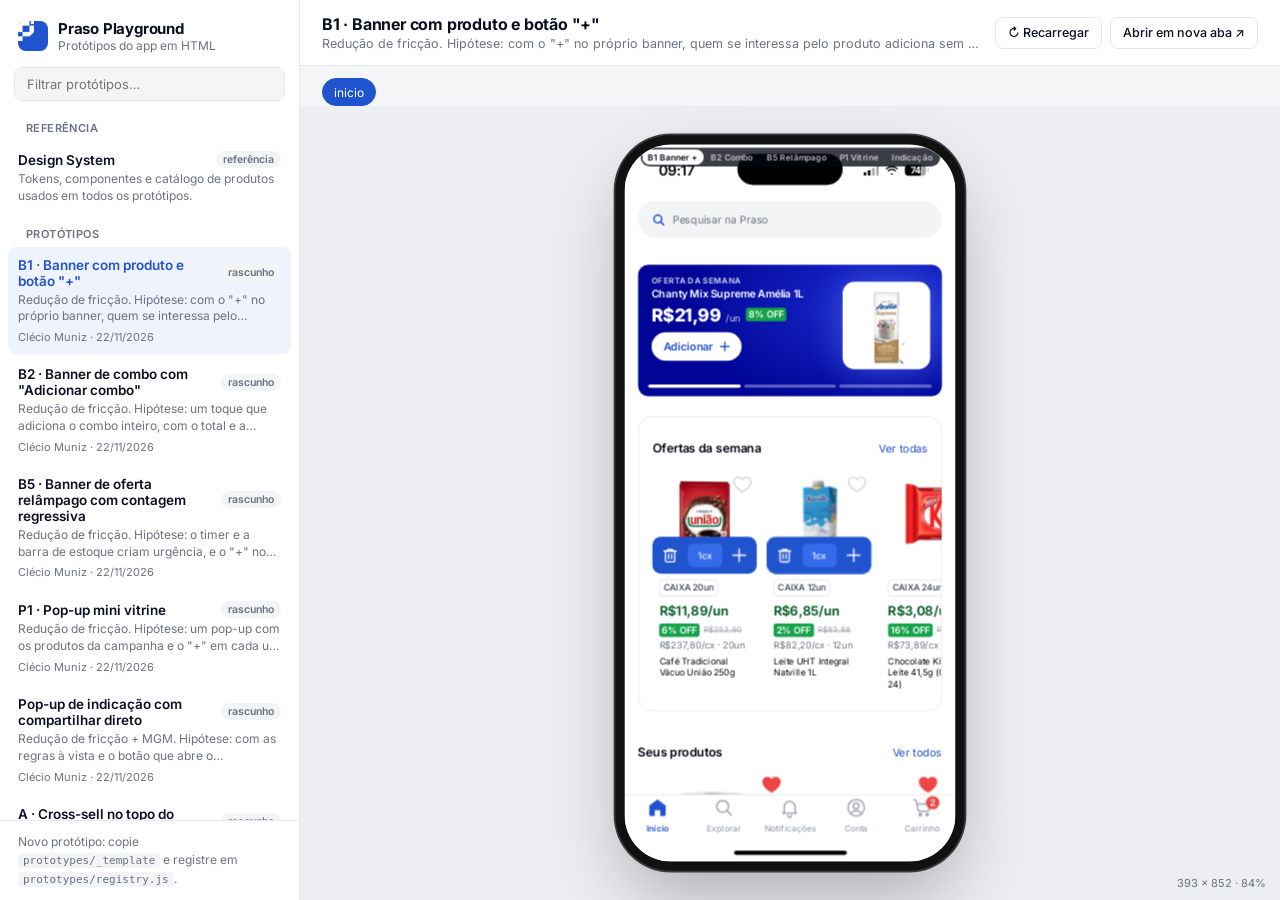
<file: praso-prototypes/index.html>
<!doctype html>
<html lang="pt-BR">
<head>
<meta charset="utf-8">
<meta name="viewport" content="width=device-width, initial-scale=1">
<title>Praso Playground</title>
<link rel="preconnect" href="https://fonts.googleapis.com">
<link href="https://fonts.googleapis.com/css2?family=Inter:wght@400;500;600;700&display=swap" rel="stylesheet">
<style>
  :root {
    --bg: #f4f5f7; --panel: #ffffff; --text: #0b1020; --muted: #6b7280; --line: #e5e7eb;
    --hover: #f3f4f6; --accent: #2053ce; --accent-soft: #eef3fe; --stage: #eceef2;
  }
  @media (prefers-color-scheme: dark) {
    :root:not([data-theme="light"]) { --bg: #0d0f14; --panel: #151821; --text: #eef0f5; --muted: #9aa1ae; --line: #262a35; --hover: #1d212c; --accent: #6b93ff; --accent-soft: #1b2440; --stage: #10131a; }
  }
  :root[data-theme="dark"] { --bg: #0d0f14; --panel: #151821; --text: #eef0f5; --muted: #9aa1ae; --line: #262a35; --hover: #1d212c; --accent: #6b93ff; --accent-soft: #1b2440; --stage: #10131a; }
  * { box-sizing: border-box; }
  html, body { margin: 0; height: 100%; }
  body { font-family: Inter, -apple-system, system-ui, sans-serif; background: var(--bg); color: var(--text); -webkit-font-smoothing: antialiased; }
  a { color: inherit; text-decoration: none; }
  button { font: inherit; color: inherit; border: 0; background: none; cursor: pointer; }

  .layout { display: grid; grid-template-columns: 300px 1fr; height: 100vh; }
  aside { background: var(--panel); border-right: 1px solid var(--line); display: flex; flex-direction: column; min-height: 0; }
  .brand { display: flex; align-items: center; gap: 10px; padding: 18px 18px 14px; }
  .brand__mark { width: 30px; height: 30px; border-radius: 8px; background: #2053ce; display: grid; place-items: center; }
  .brand__mark img { width: 22px; height: auto; }
  .brand b { font-size: 15px; letter-spacing: -.2px; }
  .brand span { display: block; font-size: 12px; color: var(--muted); }
  .filter { margin: 0 14px 10px; }
  .filter input { width: 100%; height: 34px; padding: 0 12px; border-radius: 8px; border: 1px solid var(--line); background: var(--bg); color: var(--text); font: inherit; font-size: 13px; outline: none; }
  .filter input:focus { border-color: var(--accent); }
  .group { padding: 10px 18px 6px; font-size: 11px; font-weight: 600; letter-spacing: .4px; text-transform: uppercase; color: var(--muted); }
  nav.list { flex: 1; overflow: auto; padding: 0 8px 12px; }
  .item { display: block; padding: 10px 10px; border-radius: 8px; margin-bottom: 2px; }
  .item:hover { background: var(--hover); }
  .item.is-active { background: var(--accent-soft); }
  .item__top { display: flex; align-items: center; justify-content: space-between; gap: 8px; }
  .item__title { font-size: 13.5px; font-weight: 600; }
  .item.is-active .item__title { color: var(--accent); }
  .item__desc { margin-top: 3px; font-size: 12px; color: var(--muted); line-height: 1.4; display: -webkit-box; -webkit-line-clamp: 2; -webkit-box-orient: vertical; overflow: hidden; }
  .item__meta { margin-top: 5px; font-size: 11px; color: var(--muted); }
  .pill { flex: none; font-size: 10.5px; font-weight: 600; padding: 2px 7px; border-radius: 99px; background: var(--hover); color: var(--muted); text-transform: lowercase; }
  .pill--baseline { background: #e0e9ff; color: #2053ce; }
  .pill--aprovado { background: #dcfce7; color: #166534; }
  .pill--em-teste { background: #fef3c7; color: #92400e; }
  .aside__foot { border-top: 1px solid var(--line); padding: 12px 18px; font-size: 12px; color: var(--muted); line-height: 1.5; }
  .aside__foot code { font-size: 11px; background: var(--hover); padding: 1px 5px; border-radius: 4px; }

  main { display: flex; flex-direction: column; min-width: 0; min-height: 0; }
  .topbar { display: flex; align-items: center; gap: 16px; padding: 14px 22px; border-bottom: 1px solid var(--line); background: var(--panel); }
  .topbar__info { flex: 1; min-width: 0; }
  .topbar h1 { margin: 0; font-size: 16px; letter-spacing: -.2px; }
  .topbar p { margin: 2px 0 0; font-size: 12.5px; color: var(--muted); white-space: nowrap; overflow: hidden; text-overflow: ellipsis; }
  .actions { display: flex; gap: 8px; }
  .btn { height: 32px; padding: 0 12px; border-radius: 8px; border: 1px solid var(--line); background: var(--panel); font-size: 12.5px; font-weight: 500; display: inline-flex; align-items: center; gap: 6px; }
  .btn:hover { background: var(--hover); }
  .screens { display: flex; gap: 6px; flex-wrap: wrap; padding: 12px 22px 0; }
  .chip { height: 28px; padding: 0 11px; border-radius: 99px; border: 1px solid var(--line); background: var(--panel); font-size: 12px; color: var(--muted); }
  .chip.is-active { background: var(--accent); border-color: var(--accent); color: #fff; }
  .stage { flex: 1; min-height: 0; display: grid; place-items: center; background: var(--stage); overflow: hidden; position: relative; }
  .phone { position: absolute; left: 50%; top: 50%; width: 393px; height: 852px; border-radius: 55px; background: #000; box-shadow: 0 0 0 11px #111, 0 0 0 13px #3b3b3e, 0 40px 90px rgba(0,0,0,.28); overflow: hidden; transform-origin: center center; }
  .phone iframe { width: 393px; height: 852px; border: 0; display: block; background: #fff; }
  .wide iframe { width: 100%; height: 100%; border: 0; display: block; background: #fff; }
  .wide { position: absolute; inset: 0; }
  .scale-note { position: absolute; right: 14px; bottom: 10px; font-size: 11px; color: var(--muted); }

  /* Mobile: só a lista; tocar abre o protótipo em tela cheia */
  @media (max-width: 760px) {
    .layout { grid-template-columns: 1fr; }
    main { display: none; }
    aside { border-right: 0; }
  }
</style>
</head>
<body>
<div class="layout">
  <aside>
    <div class="brand">
      <span class="brand__mark"><img src="ds/assets/brand/praso-mark-white.png" alt="" style="width:16px"></span>
      <div><b>Praso Playground</b><span>Protótipos do app em HTML</span></div>
    </div>
    <div class="filter"><input id="q" type="search" placeholder="Filtrar protótipos…"></div>
    <nav class="list" id="list"></nav>
    <div class="aside__foot">Novo protótipo: copie <code>prototypes/_template</code> e registre em <code>prototypes/registry.js</code>.</div>
  </aside>
  <main>
    <div class="topbar">
      <div class="topbar__info"><h1 id="t">—</h1><p id="d"></p></div>
      <div class="actions">
        <button class="btn" id="reload" title="Recarregar">↻ Recarregar</button>
        <a class="btn" id="open" target="_blank" rel="noopener">Abrir em nova aba ↗</a>
      </div>
    </div>
    <div class="screens" id="screens"></div>
    <div class="stage" id="stage"></div>
  </main>
</div>

<script src="prototypes/registry.js"></script>
<script>
  const DS = { slug: '__ds', title: 'Design System', description: 'Tokens, componentes e catálogo de produtos usados em todos os protótipos.', status: 'referência', wide: true, url: 'ds/index.html' };
  const all = [DS, ...(window.PRASO_PROTOTYPES || [])];
  const $ = (id) => document.getElementById(id);
  const urlOf = (p, s) => p.url || `prototypes/${p.slug}/index.html${s ? '#/' + s : ''}`;
  const params = new URLSearchParams(location.search);
  let state = { slug: params.get('p') || (window.PRASO_PROTOTYPES?.[0]?.slug ?? '__ds'), screen: params.get('s') || '' };

  function renderList() {
    const q = $('q').value.toLowerCase();
    const items = all.filter((p) => !q || (p.title + p.description + (p.author || '')).toLowerCase().includes(q));
    const row = (p) => `
      <a class="item ${p.slug === state.slug ? 'is-active' : ''}" href="?p=${p.slug}" data-slug="${p.slug}">
        <div class="item__top"><span class="item__title">${p.title}</span><span class="pill pill--${(p.status || '').replace(/\s+/g, '-')}">${p.status || ''}</span></div>
        <div class="item__desc">${p.description || ''}</div>
        ${p.date ? `<div class="item__meta">${p.author || ''} · ${new Date(p.date + 'T12:00').toLocaleDateString('pt-BR')}</div>` : ''}
      </a>`;
    $('list').innerHTML = `<div class="group">Referência</div>${items.filter((p) => p.slug === '__ds').map(row).join('')}
      <div class="group">Protótipos</div>${items.filter((p) => p.slug !== '__ds').map(row).join('') || '<div class="item__desc" style="padding:8px 10px">Nada encontrado.</div>'}`;
  }

  function fit() {
    const ph = document.querySelector('.phone'); if (!ph) return;
    const st = $('stage').getBoundingClientRect();
    const s = Math.min(1, (st.height - 56) / 878, (st.width - 40) / 419);
    ph.style.transform = `translate(-50%, -50%) scale(${s})`;
    $('scale').textContent = `393 × 852 · ${Math.round(s * 100)}%`;
  }

  function show() {
    const p = all.find((x) => x.slug === state.slug) || all[0];
    $('t').textContent = p.title; $('d').textContent = p.description || '';
    const url = urlOf(p, state.screen);
    $('open').href = url;
    $('screens').innerHTML = (p.screens || []).map((s) => `<button class="chip ${s === (state.screen || p.screens[1] || p.screens[0]) ? 'is-active' : ''}" data-s="${s}">${s}</button>`).join('');
    $('screens').style.display = p.screens ? '' : 'none';
    $('stage').innerHTML = p.wide
      ? `<div class="wide"><iframe src="${url}"></iframe></div>`
      : `<div class="phone"><iframe id="frame" src="${url}" title="${p.title}"></iframe></div><span class="scale-note" id="scale"></span>`;
    fit(); renderList();
    const qs = new URLSearchParams({ p: p.slug, ...(state.screen ? { s: state.screen } : {}) });
    history.replaceState(null, '', '?' + qs);
  }

  $('list').addEventListener('click', (e) => {
    const a = e.target.closest('[data-slug]'); if (!a) return;
    if (matchMedia('(max-width: 760px)').matches) { e.preventDefault(); const p = all.find((x) => x.slug === a.dataset.slug); location.href = urlOf(p); return; }
    e.preventDefault(); state = { slug: a.dataset.slug, screen: '' }; show();
  });
  $('screens').addEventListener('click', (e) => {
    const b = e.target.closest('[data-s]'); if (!b) return;
    state.screen = b.dataset.s;
    const f = $('frame');
    if (f) { try { f.contentWindow.location.hash = '#/' + b.dataset.s; } catch (_) { f.src = urlOf(all.find((x) => x.slug === state.slug), state.screen); } }
    document.querySelectorAll('.chip').forEach((c) => c.classList.toggle('is-active', c === b));
    $('open').href = urlOf(all.find((x) => x.slug === state.slug), state.screen);
    history.replaceState(null, '', `?p=${state.slug}&s=${state.screen}`);
  });
  $('reload').addEventListener('click', () => { const f = document.querySelector('.stage iframe'); if (f) f.src = f.src; });
  $('q').addEventListener('input', renderList);
  addEventListener('resize', fit);
  show();
</script>
</body>
</html>
</file>
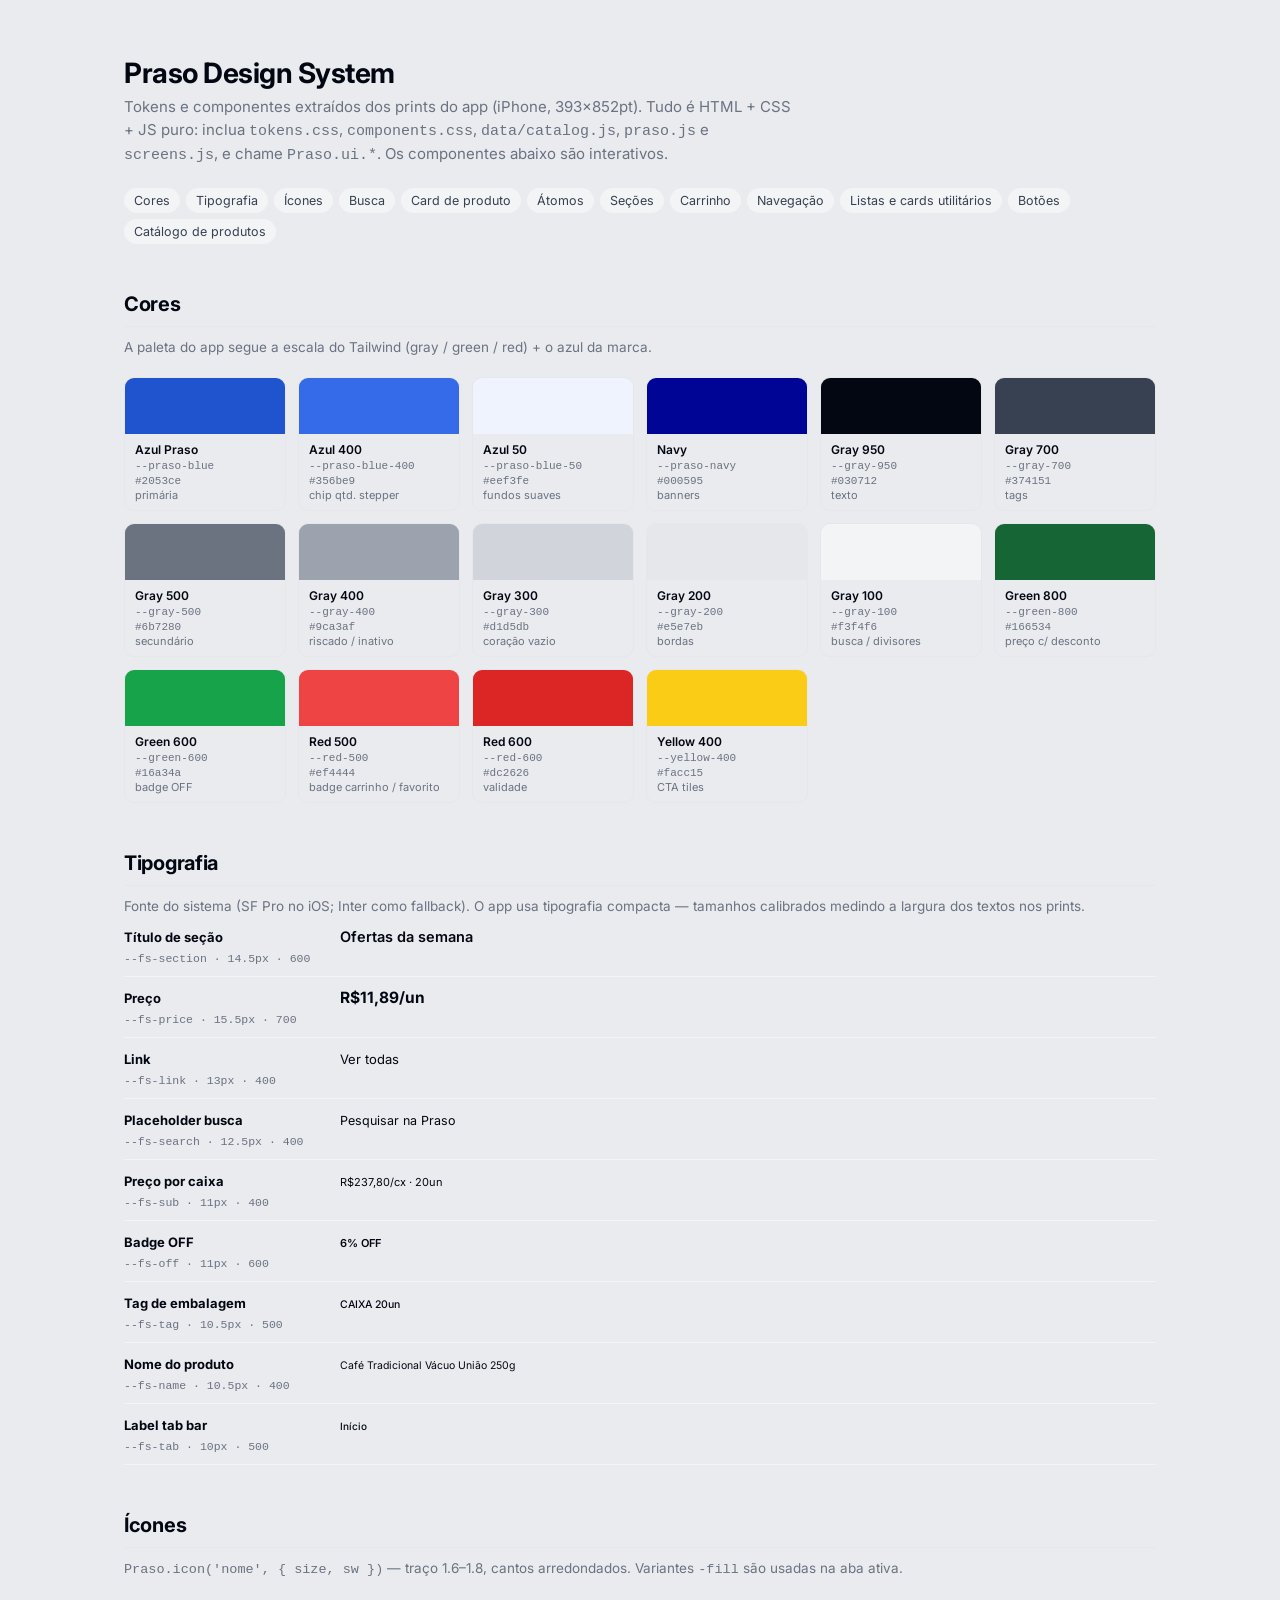
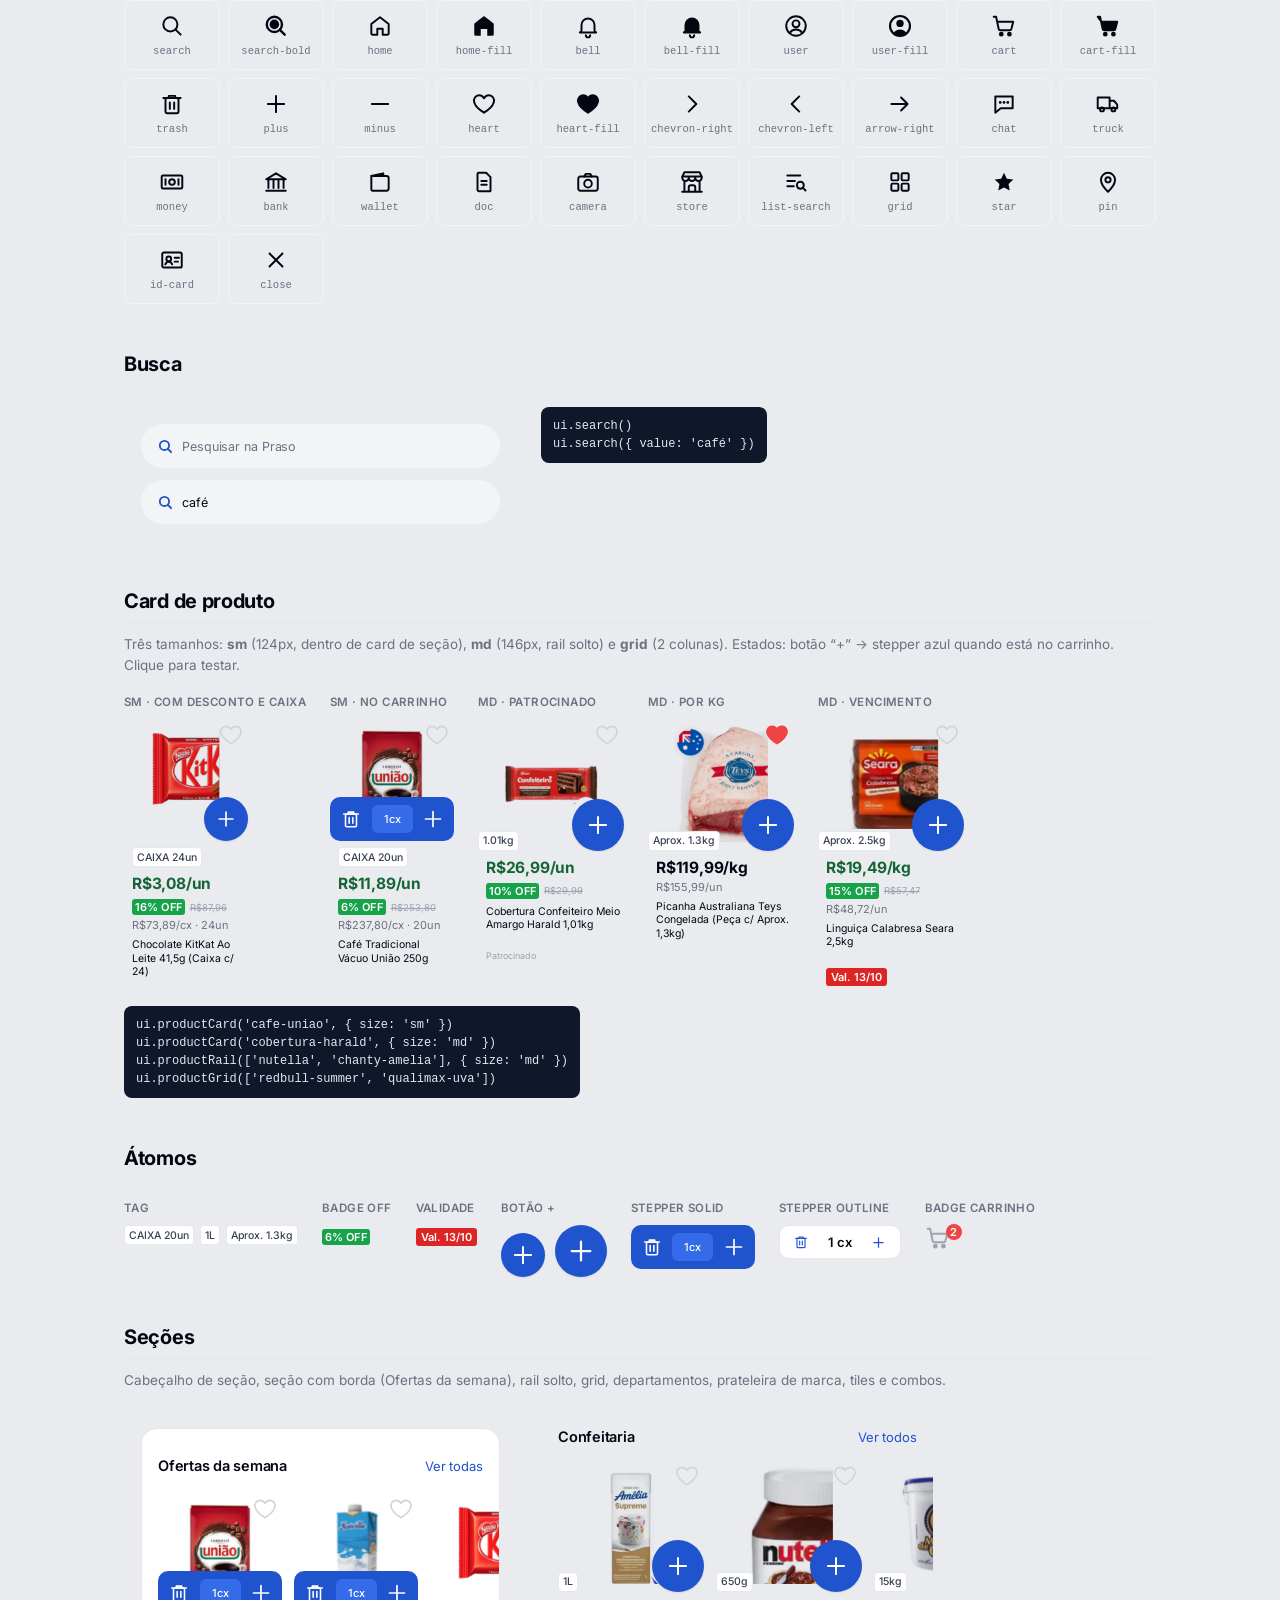
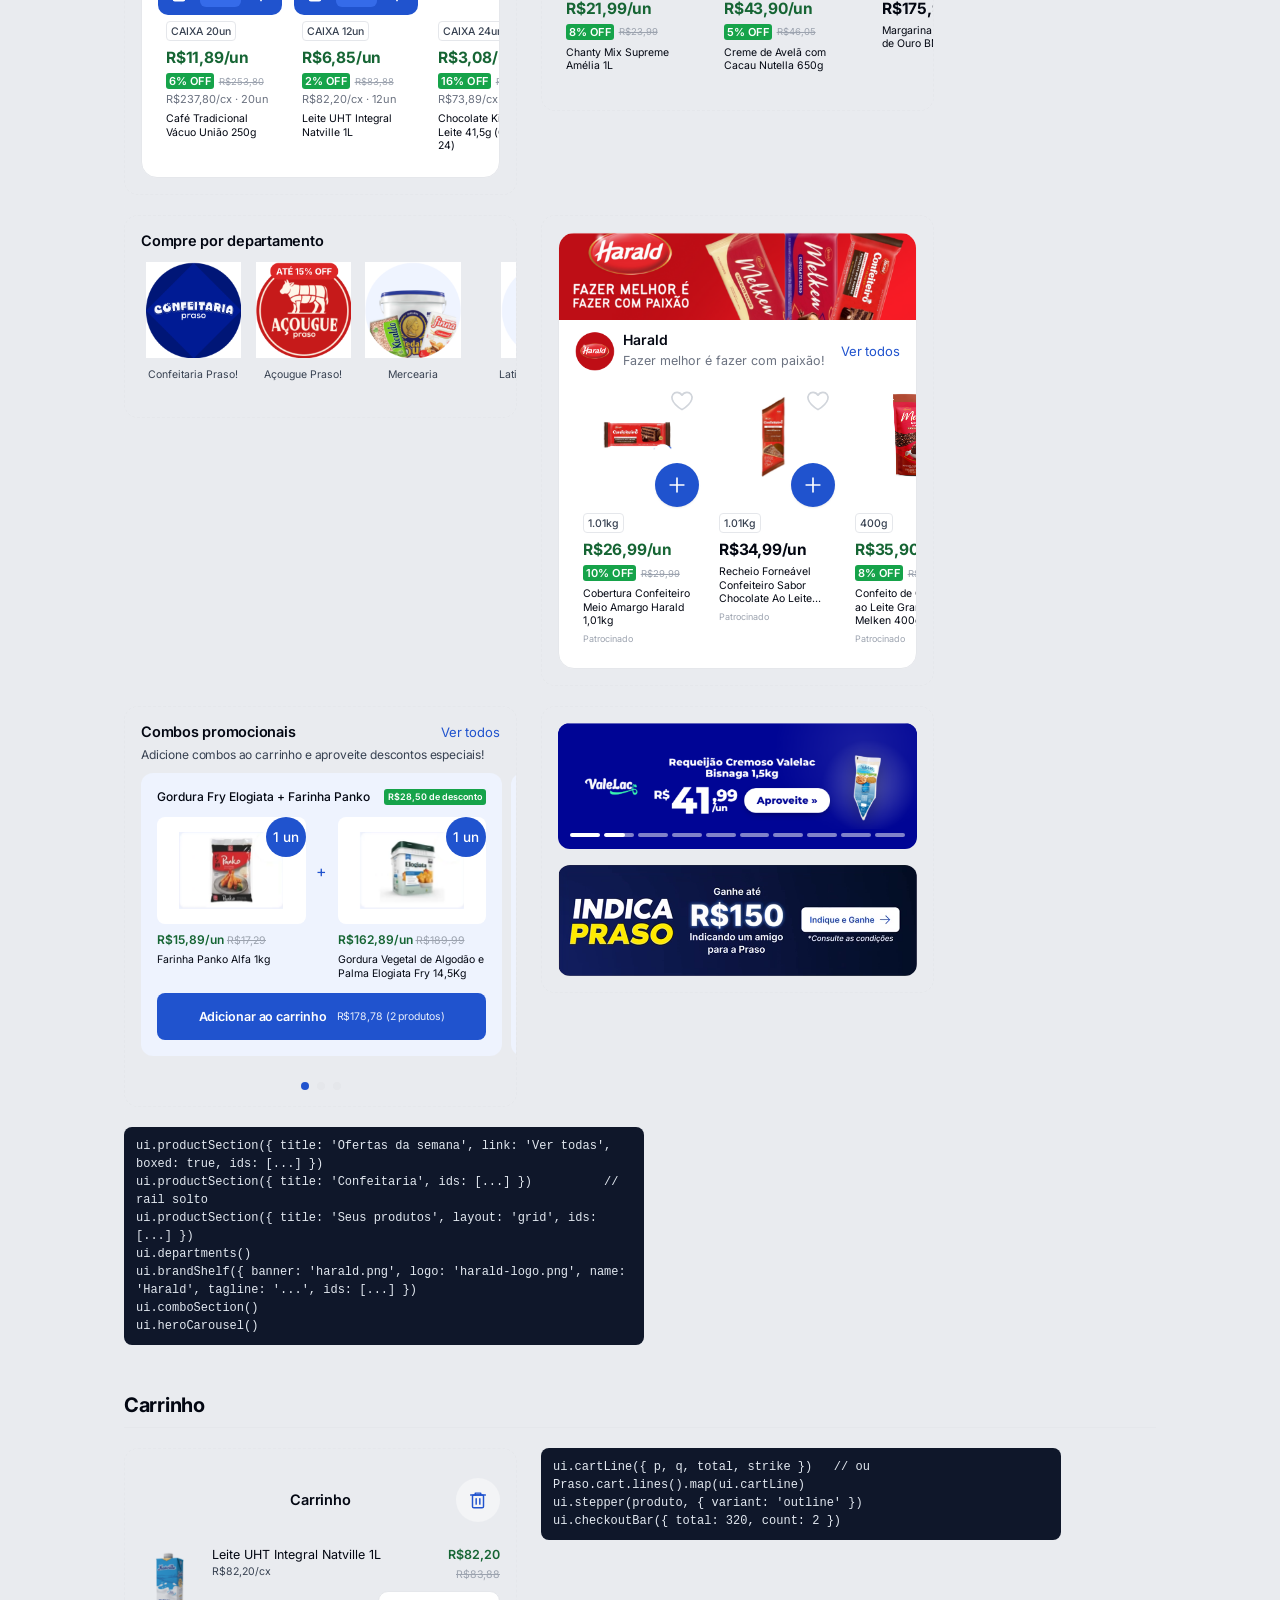
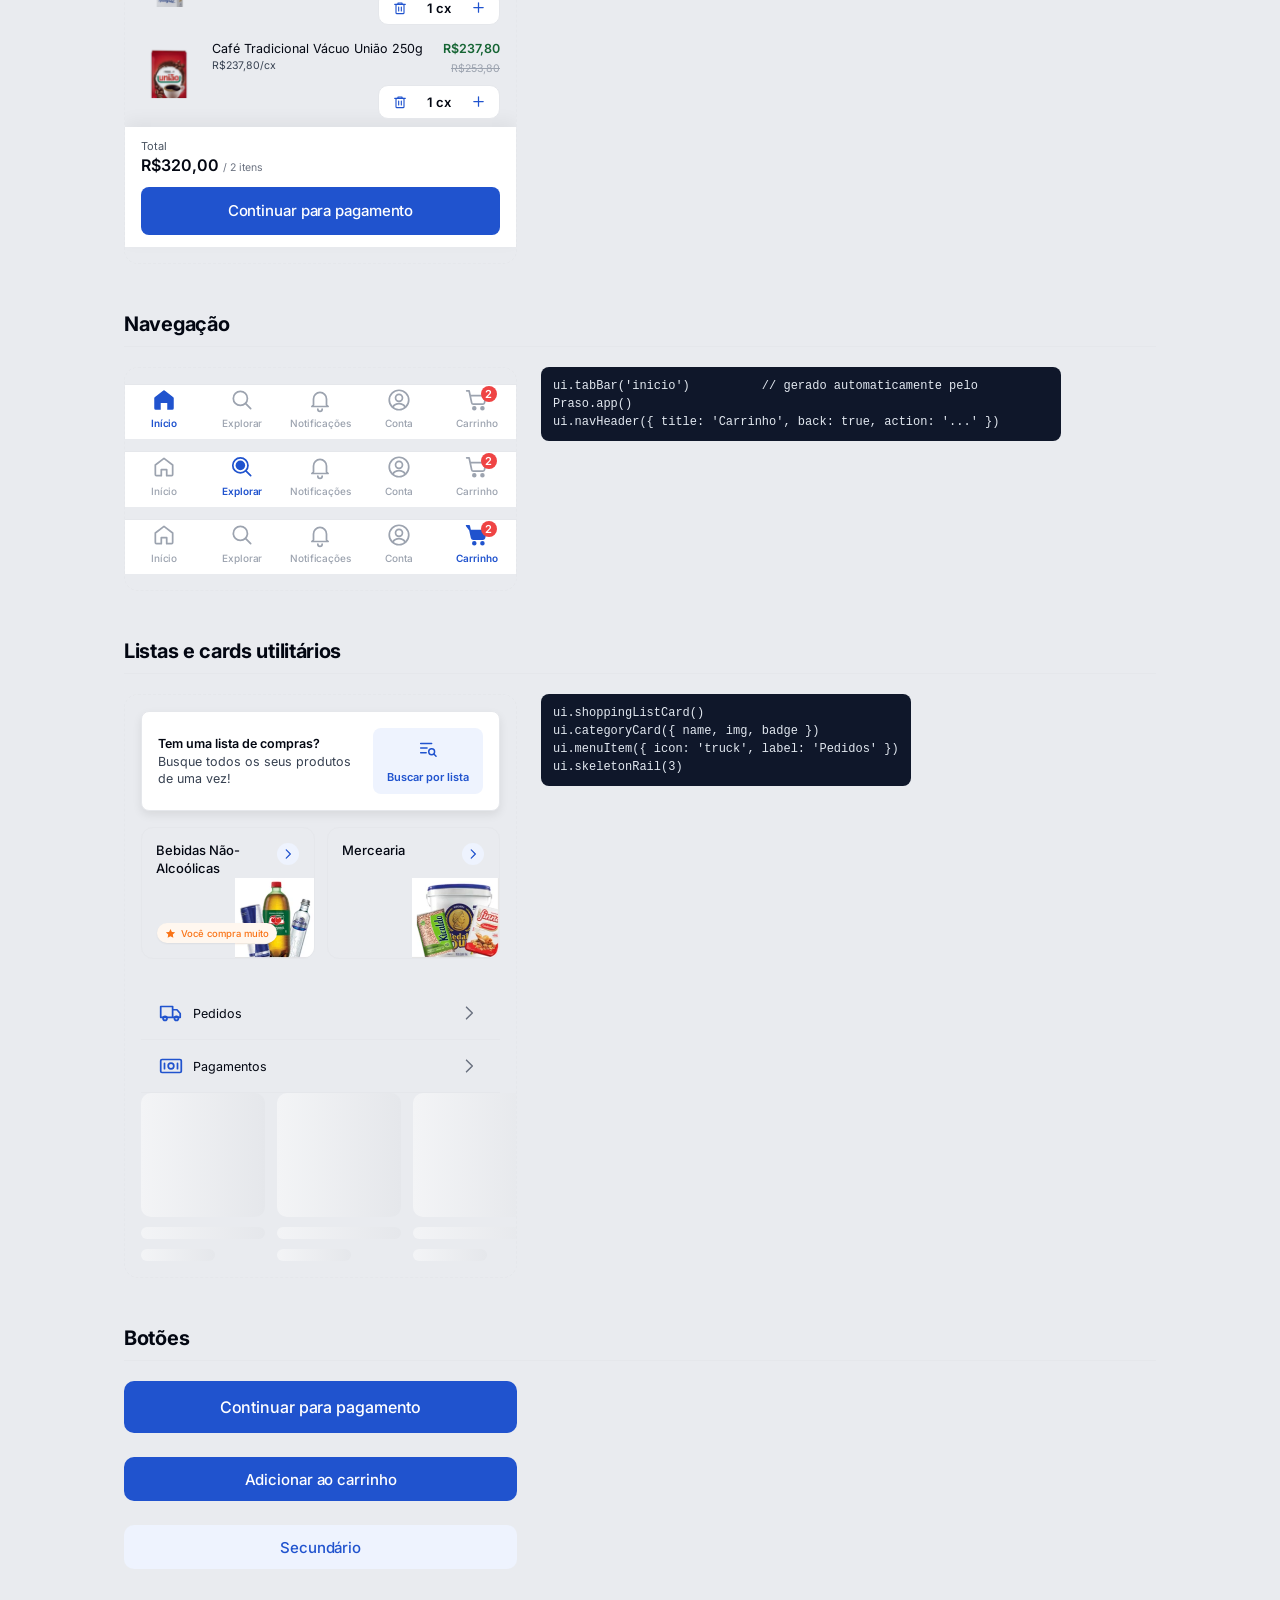
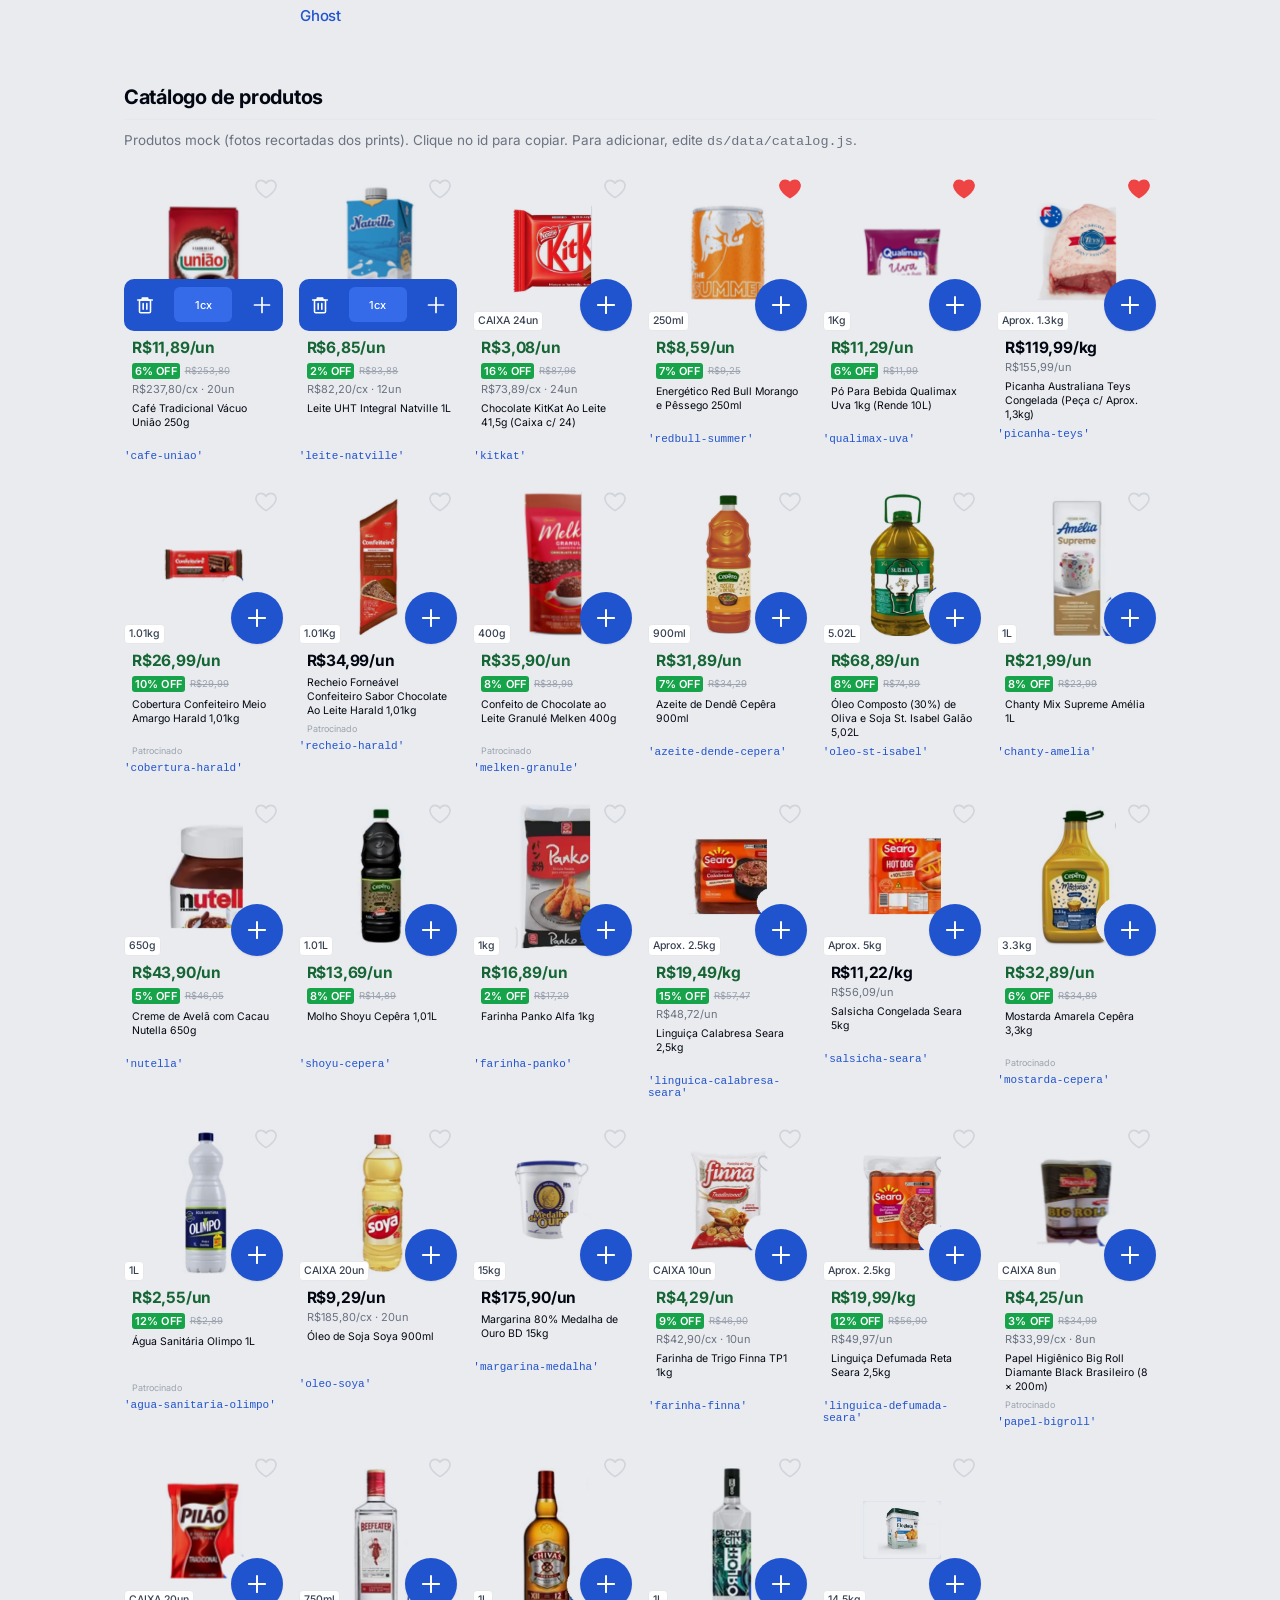
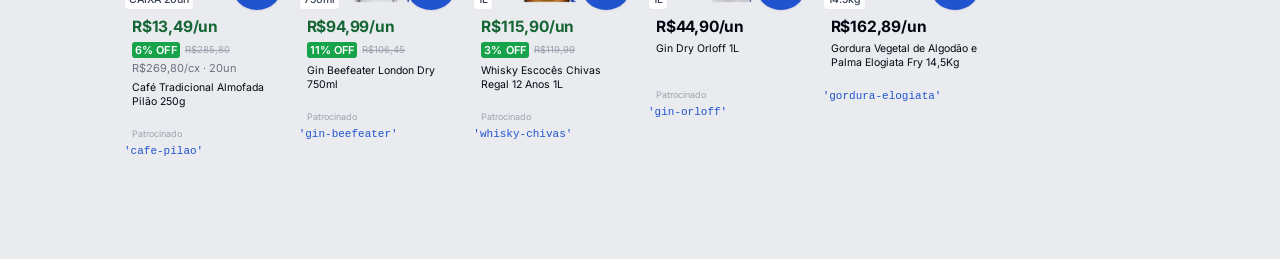
<file: praso-prototypes/ds/index.html>
<!doctype html>
<html lang="pt-BR">
<head>
<meta charset="utf-8">
<meta name="viewport" content="width=device-width, initial-scale=1">
<title>Praso Design System</title>
<link rel="stylesheet" href="tokens.css">
<link rel="stylesheet" href="components.css">
<style>
  body { background: #fff; height: auto; }
  .doc { max-width: 1080px; margin: 0 auto; padding: 32px 24px 80px; font-family: Inter, var(--font); }
  .doc > h1 { font-size: 28px; letter-spacing: -.5px; }
  .doc > p.lead { color: var(--gray-500); font-size: 15px; margin-top: 6px; max-width: 680px; line-height: 1.5; }
  .toc { display: flex; flex-wrap: wrap; gap: 6px; margin: 20px 0 8px; }
  .toc a { font-size: 12.5px; padding: 5px 10px; border-radius: 99px; background: var(--gray-100); color: var(--gray-700); }
  .toc a:hover { background: var(--praso-blue-50); color: var(--praso-blue); }
  .block { margin-top: 48px; scroll-margin-top: 16px; }
  .block > h2 { font-size: 20px; letter-spacing: -.3px; padding-bottom: 10px; border-bottom: 1px solid var(--gray-200); }
  .block > p { font-size: 13.5px; color: var(--gray-500); margin: 10px 0 0; line-height: 1.5; }
  .row { display: flex; flex-wrap: wrap; gap: 24px; margin-top: 20px; align-items: flex-start; }
  .spec { display: flex; flex-direction: column; gap: 10px; }
  .spec > .lbl { font-size: 11.5px; font-weight: 600; color: var(--gray-500); text-transform: uppercase; letter-spacing: .4px; }
  pre.code { margin: 0; padding: 10px 12px; border-radius: 8px; background: #0f172a; color: #e2e8f0; font: 12px/1.5 ui-monospace, SFMono-Regular, Menlo, monospace; white-space: pre-wrap; max-width: 520px; }
  .phonecol { width: 393px; max-width: 100%; border: 1px dashed var(--gray-200); border-radius: 14px; padding: 16px 0; overflow: hidden; }
  .swatches { display: grid; grid-template-columns: repeat(auto-fill, minmax(150px, 1fr)); gap: 12px; margin-top: 20px; }
  .sw { border: 1px solid var(--gray-200); border-radius: 10px; overflow: hidden; }
  .sw i { display: block; height: 56px; }
  .sw div { padding: 8px 10px; font-size: 12px; }
  .sw b { display: block; font-weight: 600; }
  .sw span { color: var(--gray-500); font-family: ui-monospace, Menlo, monospace; font-size: 11px; }
  .type-row { display: grid; grid-template-columns: 200px 1fr; align-items: baseline; gap: 16px; padding: 10px 0; border-bottom: 1px solid var(--gray-100); }
  .type-row code { font-size: 11.5px; color: var(--gray-500); }
  .catalog { display: grid; grid-template-columns: repeat(auto-fill, minmax(150px, 1fr)); gap: 24px 16px; margin-top: 20px; }
  .catalog .ps-card { width: auto; }
  .catalog .pid { margin-top: 6px; font: 11px ui-monospace, Menlo, monospace; color: var(--praso-blue); cursor: copy; }
  .tabbar-demo .ps-tabbar { padding-bottom: 10px; height: auto; }
  .icons { display: grid; grid-template-columns: repeat(auto-fill, minmax(96px, 1fr)); gap: 8px; margin-top: 20px; }
  .icons div { display: flex; flex-direction: column; align-items: center; gap: 6px; padding: 12px 4px; border: 1px solid var(--gray-100); border-radius: 8px; font: 10.5px ui-monospace, Menlo, monospace; color: var(--gray-500); }
  .icons svg { color: var(--gray-950); }
</style>
</head>
<body>
<div class="doc">
  <h1>Praso Design System</h1>
  <p class="lead">Tokens e componentes extraídos dos prints do app (iPhone, 393×852pt). Tudo é HTML + CSS + JS puro: inclua <code>tokens.css</code>, <code>components.css</code>, <code>data/catalog.js</code>, <code>praso.js</code> e <code>screens.js</code>, e chame <code>Praso.ui.*</code>. Os componentes abaixo são interativos.</p>
  <div class="toc" id="toc"></div>

  <section class="block" id="cores"><h2>Cores</h2><p>A paleta do app segue a escala do Tailwind (gray / green / red) + o azul da marca.</p><div class="swatches" id="swatches"></div></section>

  <section class="block" id="tipografia"><h2>Tipografia</h2><p>Fonte do sistema (SF Pro no iOS; Inter como fallback). O app usa tipografia compacta — tamanhos calibrados medindo a largura dos textos nos prints.</p><div id="type"></div></section>

  <section class="block" id="icones"><h2>Ícones</h2><p><code>Praso.icon('nome', { size, sw })</code> — traço 1.6–1.8, cantos arredondados. Variantes <code>-fill</code> são usadas na aba ativa.</p><div class="icons" id="icons"></div></section>

  <section class="block" id="busca"><h2>Busca</h2>
    <div class="row"><div class="phonecol" id="c-search"></div><pre class="code">ui.search()
ui.search({ value: 'café' })</pre></div></section>

  <section class="block" id="card"><h2>Card de produto</h2><p>Três tamanhos: <b>sm</b> (124px, dentro de card de seção), <b>md</b> (146px, rail solto) e <b>grid</b> (2 colunas). Estados: botão “+” → stepper azul quando está no carrinho. Clique para testar.</p>
    <div class="row">
      <div class="spec"><span class="lbl">sm · com desconto e caixa</span><div id="c-card-sm"></div></div>
      <div class="spec"><span class="lbl">sm · no carrinho</span><div id="c-card-sm2"></div></div>
      <div class="spec"><span class="lbl">md · patrocinado</span><div id="c-card-md"></div></div>
      <div class="spec"><span class="lbl">md · por kg</span><div id="c-card-md2"></div></div>
      <div class="spec"><span class="lbl">md · vencimento</span><div id="c-card-md3"></div></div>
    </div>
    <div class="row"><pre class="code">ui.productCard('cafe-uniao', { size: 'sm' })
ui.productCard('cobertura-harald', { size: 'md' })
ui.productRail(['nutella', 'chanty-amelia'], { size: 'md' })
ui.productGrid(['redbull-summer', 'qualimax-uva'])</pre></div>
  </section>

  <section class="block" id="atomos"><h2>Átomos</h2>
    <div class="row" id="c-atoms"></div>
  </section>

  <section class="block" id="secoes"><h2>Seções</h2><p>Cabeçalho de seção, seção com borda (Ofertas da semana), rail solto, grid, departamentos, prateleira de marca, tiles e combos.</p>
    <div class="row">
      <div class="phonecol" id="c-sec-boxed"></div>
      <div class="phonecol" id="c-sec-rail"></div>
    </div>
    <div class="row">
      <div class="phonecol" id="c-depts"></div>
      <div class="phonecol" id="c-brand"></div>
    </div>
    <div class="row">
      <div class="phonecol" id="c-combo"></div>
      <div class="phonecol" id="c-hero"></div>
    </div>
    <div class="row"><pre class="code">ui.productSection({ title: 'Ofertas da semana', link: 'Ver todas', boxed: true, ids: [...] })
ui.productSection({ title: 'Confeitaria', ids: [...] })          // rail solto
ui.productSection({ title: 'Seus produtos', layout: 'grid', ids: [...] })
ui.departments()
ui.brandShelf({ banner: 'harald.png', logo: 'harald-logo.png', name: 'Harald', tagline: '...', ids: [...] })
ui.comboSection()
ui.heroCarousel()</pre></div>
  </section>

  <section class="block" id="carrinho"><h2>Carrinho</h2>
    <div class="row"><div class="phonecol" id="c-cart"></div><pre class="code">ui.cartLine({ p, q, total, strike })   // ou Praso.cart.lines().map(ui.cartLine)
ui.stepper(produto, { variant: 'outline' })
ui.checkoutBar({ total: 320, count: 2 })</pre></div></section>

  <section class="block" id="navegacao"><h2>Navegação</h2>
    <div class="row"><div class="phonecol tabbar-demo" id="c-tabbar"></div><pre class="code">ui.tabBar('inicio')          // gerado automaticamente pelo Praso.app()
ui.navHeader({ title: 'Carrinho', back: true, action: '...' })</pre></div></section>

  <section class="block" id="listas"><h2>Listas e cards utilitários</h2>
    <div class="row"><div class="phonecol" id="c-lists"></div><pre class="code">ui.shoppingListCard()
ui.categoryCard({ name, img, badge })
ui.menuItem({ icon: 'truck', label: 'Pedidos' })
ui.skeletonRail(3)</pre></div></section>

  <section class="block" id="botoes"><h2>Botões</h2>
    <div class="row" style="max-width:393px;flex-direction:column;align-items:stretch" id="c-btns"></div></section>

  <section class="block" id="catalogo"><h2>Catálogo de produtos</h2><p>Produtos mock (fotos recortadas dos prints). Clique no id para copiar. Para adicionar, edite <code>ds/data/catalog.js</code>.</p><div class="catalog" id="c-catalog"></div></section>
</div>

<script src="data/catalog.js"></script>
<script src="praso.js"></script>
<script src="screens.js"></script>
<script>
  const { ui } = Praso;
  const $ = (id) => document.getElementById(id);
  Praso.cart.items = { 'leite-natville': 1, 'cafe-uniao': 1 };

  $('toc').innerHTML = [...document.querySelectorAll('.block')].map((b) => `<a href="#${b.id}">${b.querySelector('h2').textContent}</a>`).join('');

  const colors = [
    ['--praso-blue', 'Azul Praso', 'primária'], ['--praso-blue-400', 'Azul 400', 'chip qtd. stepper'], ['--praso-blue-50', 'Azul 50', 'fundos suaves'], ['--praso-navy', 'Navy', 'banners'],
    ['--gray-950', 'Gray 950', 'texto'], ['--gray-700', 'Gray 700', 'tags'], ['--gray-500', 'Gray 500', 'secundário'], ['--gray-400', 'Gray 400', 'riscado / inativo'],
    ['--gray-300', 'Gray 300', 'coração vazio'], ['--gray-200', 'Gray 200', 'bordas'], ['--gray-100', 'Gray 100', 'busca / divisores'],
    ['--green-800', 'Green 800', 'preço c/ desconto'], ['--green-600', 'Green 600', 'badge OFF'], ['--red-500', 'Red 500', 'badge carrinho / favorito'], ['--red-600', 'Red 600', 'validade'], ['--yellow-400', 'Yellow 400', 'CTA tiles'],
  ];
  const cs = getComputedStyle(document.documentElement);
  $('swatches').innerHTML = colors.map(([v, n, u]) => `<div class="sw"><i style="background:var(${v})"></i><div><b>${n}</b><span>${v}<br>${cs.getPropertyValue(v).trim()}</span><br><span style="font-family:inherit">${u}</span></div></div>`).join('');

  const types = [
    ['--fs-section', 600, 'Título de seção', 'Ofertas da semana'], ['--fs-price', 700, 'Preço', 'R$11,89/un'], ['--fs-link', 400, 'Link', 'Ver todas'],
    ['--fs-search', 400, 'Placeholder busca', 'Pesquisar na Praso'], ['--fs-sub', 400, 'Preço por caixa', 'R$237,80/cx · 20un'], ['--fs-off', 600, 'Badge OFF', '6% OFF'],
    ['--fs-tag', 500, 'Tag de embalagem', 'CAIXA 20un'], ['--fs-name', 400, 'Nome do produto', 'Café Tradicional Vácuo União 250g'], ['--fs-tab', 500, 'Label tab bar', 'Início'],
  ];
  $('type').innerHTML = types.map(([v, w, n, ex]) => `<div class="type-row"><div><b style="font-size:13px">${n}</b><br><code>${v} · ${cs.getPropertyValue(v).trim()} · ${w}</code></div><div style="font-family:var(--font);font-size:var(${v});font-weight:${w}">${ex}</div></div>`).join('');

  $('icons').innerHTML = Object.keys(Praso.icons).map((k) => `<div>${Praso.icon(k, { size: 26 })}${k}</div>`).join('');

  function renderAll() {
    $('c-search').innerHTML = `<div style="padding:0 16px;display:grid;gap:12px">${ui.search()}${ui.search({ value: 'café' })}</div>`;
    $('c-card-sm').innerHTML = ui.productCard('kitkat', { size: 'sm' });
    $('c-card-sm2').innerHTML = ui.productCard('cafe-uniao', { size: 'sm' });
    $('c-card-md').innerHTML = ui.productCard('cobertura-harald', { size: 'md' });
    $('c-card-md2').innerHTML = ui.productCard('picanha-teys', { size: 'md' });
    $('c-card-md3').innerHTML = ui.productCard({ ...Praso.product('linguica-calabresa-seara'), expiry: '13/10' }, { size: 'md' });
    $('c-atoms').innerHTML = `
      <div class="spec"><span class="lbl">Tag</span><div style="display:flex;gap:6px">${ui.tag('CAIXA 20un')}${ui.tag('1L')}${ui.tag('Aprox. 1.3kg')}</div></div>
      <div class="spec"><span class="lbl">Badge OFF</span><div>${ui.offBadge(6)}</div></div>
      <div class="spec"><span class="lbl">Validade</span><div><span class="ps-expiry" style="margin:0">Val. 13/10</span></div></div>
      <div class="spec"><span class="lbl">Botão +</span><div style="display:flex;gap:10px;align-items:end"><span class="ps-add ps-add--md">${Praso.icon('plus', { size: 26 })}</span><span class="ps-add">${Praso.icon('plus', { size: 30 })}</span></div></div>
      <div class="spec"><span class="lbl">Stepper solid</span><div style="width:124px">${ui.stepper(Praso.product('cafe-uniao'))}</div></div>
      <div class="spec"><span class="lbl">Stepper outline</span><div>${ui.stepper(Praso.product('leite-natville'), { variant: 'outline' })}</div></div>
      <div class="spec"><span class="lbl">Badge carrinho</span><div style="position:relative;width:30px;color:var(--gray-400)">${Praso.icon('cart', { size: 26 })}<span class="ps-tabbar__badge">2</span></div></div>`;
    $('c-sec-boxed').innerHTML = ui.productSection({ title: 'Ofertas da semana', link: 'Ver todas', boxed: true, ids: ['cafe-uniao', 'leite-natville', 'kitkat'] }).replace('ps-section--boxed', 'ps-section--boxed" style="margin:0');
    $('c-sec-rail').innerHTML = ui.productSection({ title: 'Confeitaria', ids: ['chanty-amelia', 'nutella', 'margarina-medalha'] }).replace('class="ps-section"', 'class="ps-section" style="margin:0"');
    $('c-depts').innerHTML = ui.departments().replace('class="ps-section"', 'class="ps-section" style="margin:0"');
    $('c-brand').innerHTML = ui.brandShelf({ banner: 'harald.png', logo: 'harald-logo.png', name: 'Harald', tagline: 'Fazer melhor é fazer com paixão!', ids: ['cobertura-harald', 'recheio-harald', 'melken-granule'] }).replace('ps-section--boxed', 'ps-section--boxed" style="margin:0');
    $('c-combo').innerHTML = ui.comboSection().replace('class="ps-section"', 'class="ps-section" style="margin:0"');
    $('c-hero').innerHTML = `<div class="ps-page-pad">${ui.heroCarousel()}</div><div class="ps-page-pad" style="margin-top:16px">${ui.banner({ img: 'indica-praso.png' })}</div>`;
    $('c-cart').innerHTML = `${ui.navHeader({ title: 'Carrinho', action: `<button class="ps-iconbtn ps-iconbtn--soft">${Praso.icon('trash', { size: 22, sw: 1.6 })}</button>` })}<div class="ps-cartlist">${Praso.cart.lines().map(ui.cartLine).join('')}</div>${ui.checkoutBar({ total: Praso.cart.total(), count: Praso.cart.count() })}`;
    $('c-tabbar').innerHTML = ['inicio', 'explorar', 'carrinho'].map((t) => ui.tabBar(t)).join('<div style="height:12px"></div>');
    $('c-lists').innerHTML = `<div class="ps-page-pad" style="display:grid;gap:16px">${ui.shoppingListCard()}<div class="ps-catgrid">${ui.categoryCard({ name: 'Bebidas Não-Alcoólicas', img: 'bebidas-cat.png', badge: 'Você compra muito' })}${ui.categoryCard({ name: 'Mercearia', img: 'mercearia-cat.png' })}</div><div class="ps-menu">${ui.menuItem({ icon: 'truck', label: 'Pedidos' })}${ui.menuItem({ icon: 'money', label: 'Pagamentos' })}</div></div>${ui.skeletonRail(3)}`;
    $('c-btns').innerHTML = `${ui.button({ label: 'Continuar para pagamento', block: true, size: 'lg' })}${ui.button({ label: 'Adicionar ao carrinho', block: true })}${ui.button({ label: 'Secundário', variant: 'secondary', block: true })}${ui.button({ label: 'Ghost', variant: 'ghost', block: true })}`;
    $('c-catalog').innerHTML = Praso.catalog.map((p) => `<div>${ui.productCard(p, { size: 'grid' })}<div class="pid" data-copy="${p.id}">'${p.id}'</div></div>`).join('');
  }
  renderAll();
  Praso.cart.on(renderAll);
  document.addEventListener('click', (e) => {
    const c = e.target.closest('[data-copy]'); if (c) { navigator.clipboard?.writeText(c.dataset.copy); c.textContent = 'copiado ✓'; setTimeout(() => (c.textContent = `'${c.dataset.copy}'`), 900); return; }
    const b = e.target.closest('[data-action]'); if (!b) return; e.preventDefault();
    const { action, id } = b.dataset;
    if (action === 'add') Praso.cart.add(id); else if (action === 'dec') Praso.cart.dec(id); else if (action === 'fav') Praso.cart.toggleFav(id);
  });
</script>
</body>
</html>
</file>
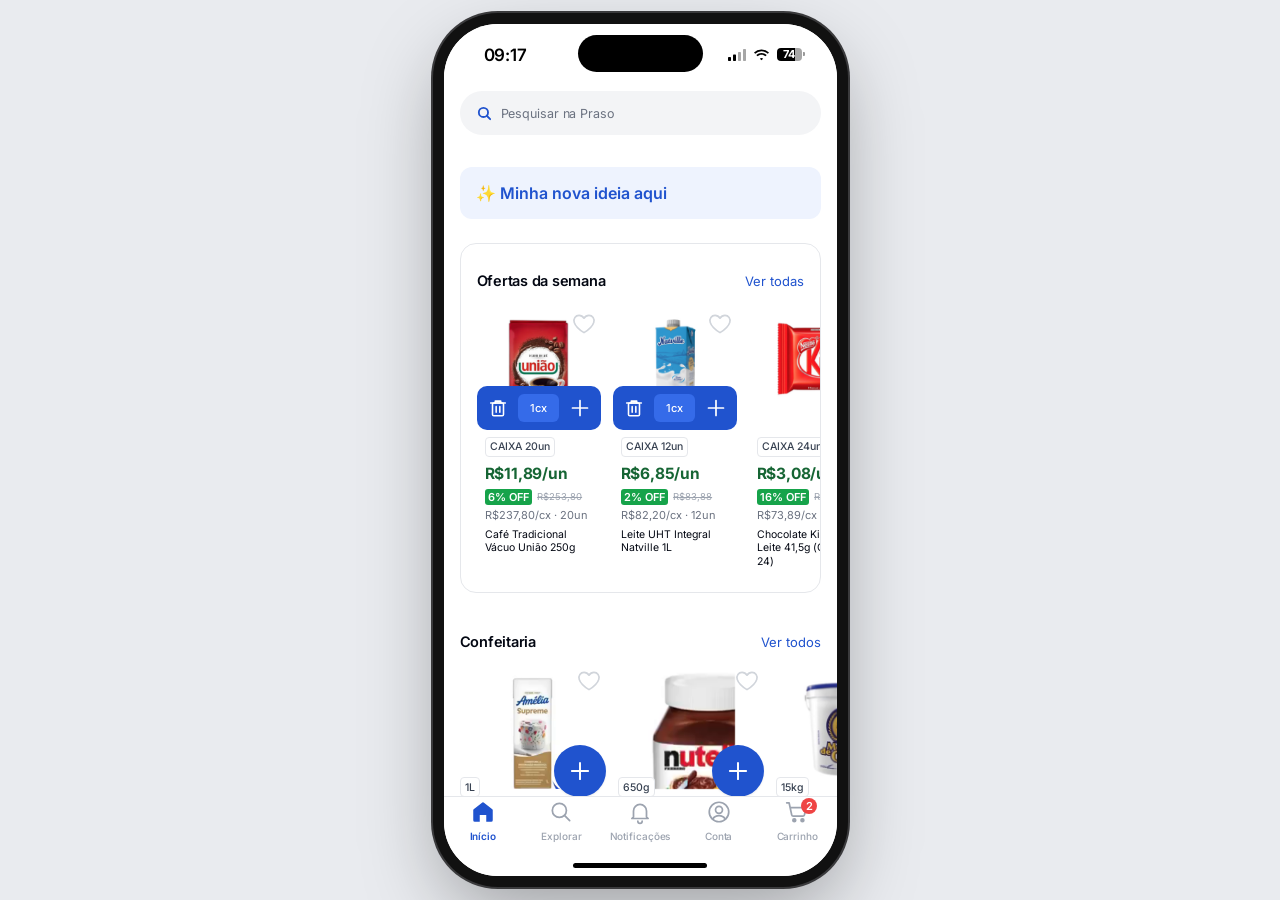
<file: praso-prototypes/prototypes/_template/index.html>
<!doctype html>
<html lang="pt-BR">
<head>
  <meta charset="utf-8">
  <meta name="viewport" content="width=device-width, initial-scale=1, viewport-fit=cover">
  <title>NOME DO PROTÓTIPO — Praso</title>
  <link rel="stylesheet" href="../../ds/tokens.css">
  <link rel="stylesheet" href="../../ds/components.css">
  <style>
    /* Estilos exclusivos deste protótipo. Prefixe com .x- para não colidir com o DS (.ps-). */
    .x-hello { margin: 16px var(--page-x); padding: 16px; border-radius: var(--r-lg); background: var(--praso-blue-50); color: var(--praso-blue); font-weight: 600; }
  </style>
</head>
<body>
  <div id="app"></div>

  <script src="../../ds/data/catalog.js"></script>
  <script src="../../ds/praso.js"></script>
  <script src="../../ds/screens.js"></script>
  <script>
    const { ui } = Praso;

    Praso.app({
      initial: 'inicio',
      // cart: {},                          // carrinho inicial (default: Praso.initialCart)
      screens: {
        /* Sobrescreva uma tela existente ou crie novas.
           Todas as outras abas continuam funcionando com as telas padrão. */
        inicio: () => ({
          tab: 'inicio',
          header: `<div class="ps-header__search">${ui.search()}</div>`,
          body: `
            <div class="x-hello">✨ Minha nova ideia aqui</div>
            ${ui.productSection({ title: 'Ofertas da semana', link: 'Ver todas', boxed: true, ids: ['cafe-uniao', 'leite-natville', 'kitkat'] })}
            ${ui.productSection({ title: 'Confeitaria', ids: ['chanty-amelia', 'nutella', 'margarina-medalha'] })}
            <div class="ps-bottom-space"></div>`,
        }),
      },
    });
  </script>
</body>
</html>
</file>
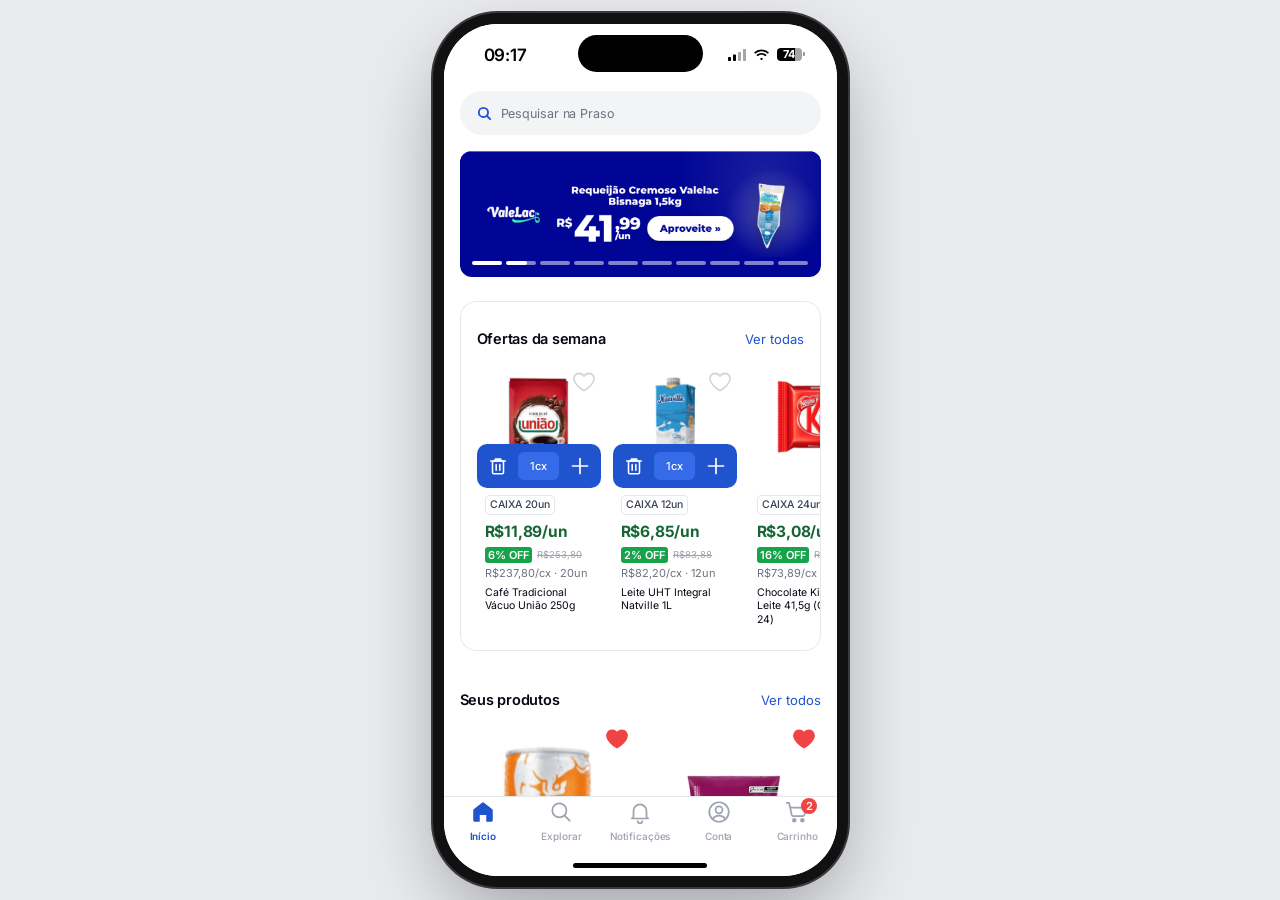
<file: praso-prototypes/prototypes/app-atual/index.html>
<!doctype html>
<html lang="pt-BR">
<head>
  <meta charset="utf-8">
  <meta name="viewport" content="width=device-width, initial-scale=1, viewport-fit=cover">
  <title>App atual — Praso</title>
  <link rel="stylesheet" href="../../ds/tokens.css">
  <link rel="stylesheet" href="../../ds/components.css">
</head>
<body>
  <div id="app"></div>

  <script src="../../ds/data/catalog.js"></script>
  <script src="../../ds/praso.js"></script>
  <script src="../../ds/screens.js"></script>
  <script>
    /* Baseline: réplica do app em produção (out/2026).
       Telas: #/splash  #/inicio  #/explorar  #/notificacoes  #/conta  #/carrinho  #/busca */
    Praso.app({ initial: 'inicio' });
  </script>
</body>
</html>
</file>
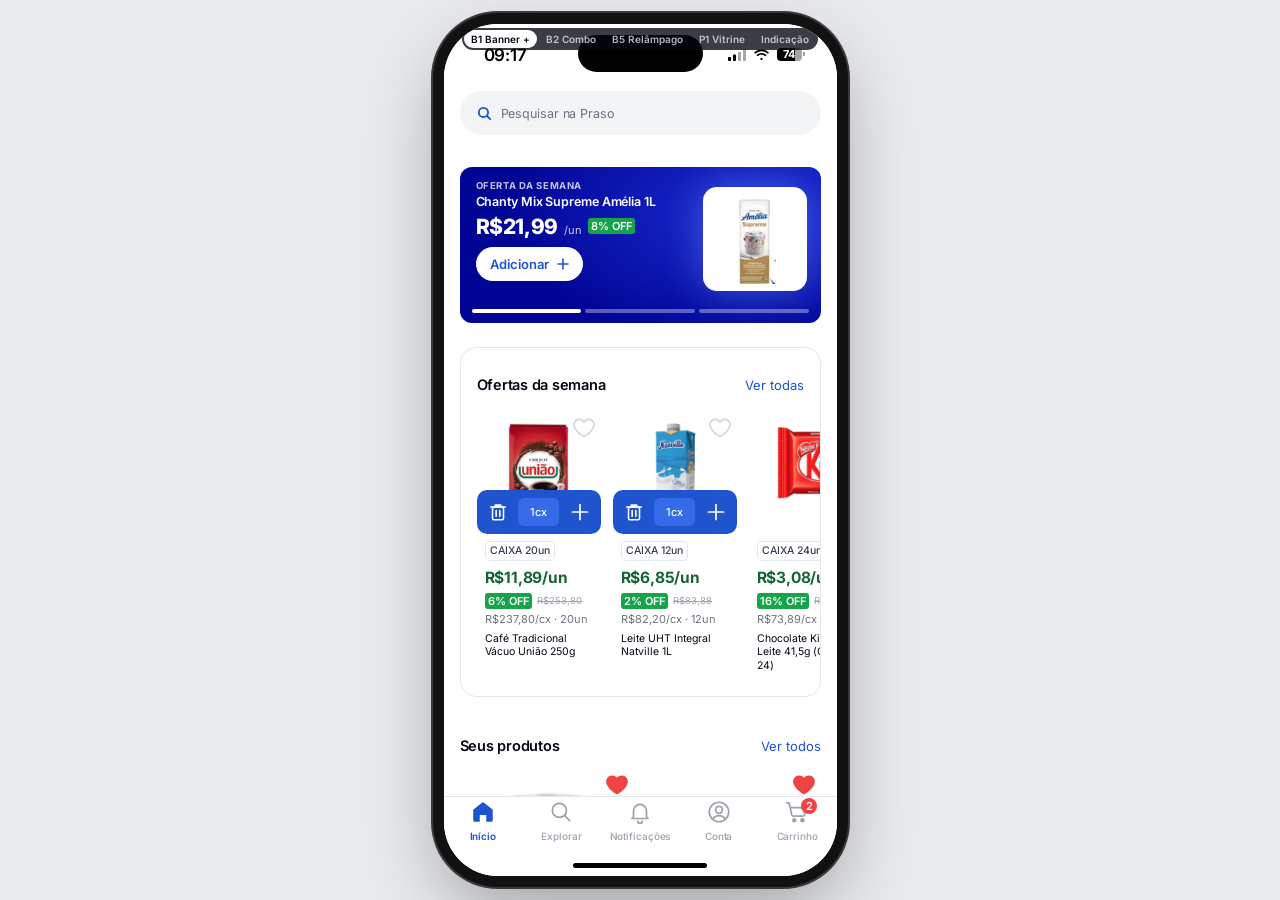
<file: praso-prototypes/prototypes/comunicacoes-acionaveis/index.html>
<!doctype html>
<html lang="pt-BR">
<head>
  <meta charset="utf-8">
  <meta name="viewport" content="width=device-width, initial-scale=1, viewport-fit=cover">
  <title>Comunicações acionáveis — Praso</title>
  <link rel="stylesheet" href="../../ds/tokens.css">
  <link rel="stylesheet" href="../../ds/components.css">
  <style>
    /* Redução de fricção nas comunicações do app: banners e pop-ups com ação no próprio lugar. Prefixo .x- */

    /* ---------- seletor de caso (topo) */
    .x-arms { position: absolute; top: 4px; left: 50%; transform: translateX(-50%); z-index: 70; display: flex; gap: 2px; padding: 2px; border-radius: 999px; background: rgba(3, 7, 18, .78); white-space: nowrap; }
    .x-arms a, .x-arms button { padding: 3px 7px; border-radius: 999px; color: #fff; font-size: 10px; font-weight: 600; opacity: .7; }
    .x-arms a.is-on { background: #fff; color: #030712; opacity: 1; }
    .x-arms button { opacity: 1; }
    .ps-is-device .x-arms { top: max(4px, env(safe-area-inset-top)); }

    /* ---------- banner (hero) interativo */
    .x-hero { position: relative; margin-top: 16px; height: 156px; border-radius: var(--r-lg); overflow: hidden; color: #fff;
      background: radial-gradient(120% 140% at 85% 30%, #1d2fd6 0%, #000595 60%); }
    .x-slides { display: flex; height: 100%; overflow-x: auto; scroll-snap-type: x mandatory; scrollbar-width: none; }
    .x-slides::-webkit-scrollbar { display: none; }
    .x-slide { flex: 0 0 100%; scroll-snap-align: start; display: grid; grid-template-columns: 1fr 104px; gap: 10px; padding: 13px 14px 26px 16px; }
    .x-over { font-size: 9.5px; font-weight: 700; letter-spacing: .6px; text-transform: uppercase; opacity: .75; }
    .x-name { margin-top: 3px; font-size: 12.5px; font-weight: 600; line-height: 1.25; letter-spacing: -.1px; display: -webkit-box; -webkit-line-clamp: 2; -webkit-box-orient: vertical; overflow: hidden; }
    .x-price { margin-top: 4px; display: flex; align-items: baseline; gap: 6px; }
    .x-price b { font-size: 21px; font-weight: 800; letter-spacing: -.4px; }
    .x-price small { font-size: 11px; opacity: .8; }
    .x-price s { font-size: 11px; opacity: .6; }
    .x-price .ps-off { align-self: center; }
    .x-media { position: relative; align-self: center; height: 104px; border-radius: 14px; background: #fff; display: grid; place-items: center; box-shadow: 0 0 40px rgba(120, 150, 255, .45); }
    .x-media img { max-width: 86%; max-height: 90px; mix-blend-mode: multiply; }
    .x-dots { position: absolute; left: 12px; right: 12px; bottom: 10px; display: flex; gap: 4px; }
    .x-dots span { flex: 1; height: 4px; border-radius: 2px; background: rgba(255, 255, 255, .35); }
    .x-dots span.is-on { background: #fff; }

    /* ação dentro do banner: botão branco → stepper branco */
    .x-slot { margin-top: 8px; height: 34px; }
    .x-addw { display: inline-flex; align-items: center; gap: 6px; height: 34px; padding: 0 12px 0 14px; border-radius: 999px; background: #fff; color: var(--praso-blue); font-size: 13px; font-weight: 600; }
    .x-addw:active { transform: scale(.97); }
    .x-stepw { display: inline-flex; align-items: center; height: 34px; padding: 0 4px; gap: 2px; border-radius: 999px; background: #fff; color: var(--praso-blue); }
    .x-stepw button { width: 30px; height: 30px; display: grid; place-items: center; }
    .x-stepw span { min-width: 44px; height: 26px; padding: 0 6px; display: grid; place-items: center; border-radius: 999px; background: var(--praso-blue); color: #fff; font-size: 12.5px; font-weight: 600; }

    /* B2 · combo */
    .x-combo { display: grid; grid-template-columns: 1fr 124px; gap: 8px; height: 100%; padding: 13px 14px 14px 16px; }
    .x-combo__disc { display: inline-flex; align-items: center; height: 16px; padding: 0 4px; margin-left: 6px; border-radius: 3px; background: var(--green-600); color: #fff; font-size: 9.5px; font-weight: 700; letter-spacing: 0; text-transform: none; vertical-align: 1px; }
    .x-combo__media { position: relative; align-self: center; height: 112px; }
    .x-combo__media .x-media { position: absolute; width: 74px; height: 74px; border-radius: 12px; }
    .x-combo__media .x-media img { max-height: 62px; }
    .x-combo__media .x-media:nth-child(1) { left: 0; top: 0; }
    .x-combo__media .x-media:nth-child(3) { right: 0; bottom: 0; }
    .x-combo__plus { position: absolute; left: 50%; top: 50%; transform: translate(-50%, -50%); z-index: 2; width: 24px; height: 24px; border-radius: 50%; background: #facc15; color: #000595; display: grid; place-items: center; }
    .x-done { display: inline-flex; align-items: center; gap: 8px; height: 34px; padding: 0 6px 0 12px; border-radius: 999px; background: #dcfce7; color: #166534; font-size: 12.5px; font-weight: 600; }
    .x-done button { height: 26px; padding: 0 9px; border-radius: 999px; background: #fff; color: var(--gray-700); font-size: 11.5px; font-weight: 600; }

    /* B5 · relâmpago */
    .x-hero--flash { background: radial-gradient(120% 140% at 85% 30%, #2a39e6 0%, #000595 62%); }
    .x-flash { display: flex; align-items: center; gap: 6px; }
    .x-flash__tag { display: inline-flex; align-items: center; gap: 3px; height: 18px; padding: 0 6px; border-radius: 4px; background: #facc15; color: #000595; font-size: 9.5px; font-weight: 800; letter-spacing: .4px; }
    .x-timer { display: inline-flex; gap: 2px; font-variant-numeric: tabular-nums; }
    .x-timer i { font-style: normal; min-width: 21px; height: 18px; padding: 0 3px; display: grid; place-items: center; border-radius: 4px; background: rgba(255, 255, 255, .16); font-size: 11px; font-weight: 700; }
    .x-timer em { font-style: normal; font-size: 11px; font-weight: 700; opacity: .7; line-height: 18px; }
    .x-stock { position: absolute; right: 14px; bottom: 11px; width: 104px; }
    .x-stock__bar { height: 4px; border-radius: 2px; background: rgba(255, 255, 255, .25); overflow: hidden; }
    .x-stock__bar i { display: block; height: 100%; background: #facc15; }
    .x-stock span { display: block; margin-bottom: 3px; font-size: 9.5px; font-weight: 600; opacity: .85; text-align: right; }

    /* ---------- toast */
    .x-toast { position: absolute; left: 16px; right: 16px; bottom: 98px; z-index: 60; display: flex; align-items: center; gap: 10px; padding: 10px 12px 10px 14px; border-radius: 12px; background: #030712; color: #fff; font-size: 12.5px; box-shadow: 0 8px 24px rgba(0, 0, 0, .25); transform: translateY(12px); opacity: 0; pointer-events: none; transition: .2s; }
    .x-toast.is-on { transform: none; opacity: 1; pointer-events: auto; }
    .x-toast span { flex: 1; min-width: 0; white-space: nowrap; overflow: hidden; text-overflow: ellipsis; }
    .x-toast a { flex: none; color: #9ab6ff; font-weight: 600; }

    /* ---------- pop-ups (overlay) */
    .x-ov { position: absolute; inset: 0; z-index: 50; display: flex; align-items: center; justify-content: center; padding: 16px; background: rgba(3, 7, 18, .55); animation: x-fade .2s ease; }
    .x-ov--sheet { align-items: flex-end; padding: 0; }
    @keyframes x-fade { from { opacity: 0; } }
    @keyframes x-up { from { transform: translateY(30px); opacity: 0; } }
    .x-pop { position: relative; width: 100%; max-height: 100%; overflow: hidden; border-radius: 20px; background: #fff; animation: x-up .25s ease; display: flex; flex-direction: column; }
    .x-ov--sheet .x-pop { border-radius: 20px 20px 0 0; max-height: 92%; padding-bottom: 22px; }
    .x-pop__x { position: absolute; top: 10px; right: 10px; z-index: 3; width: 32px; height: 32px; border-radius: 50%; display: grid; place-items: center; background: rgba(255, 255, 255, .18); color: #fff; }
    .x-pop__head { padding: 18px 18px 16px; color: #fff; background: radial-gradient(120% 160% at 90% 0%, #1d2fd6 0%, #000595 65%); }
    .x-pop__head .x-over { opacity: .8; }
    .x-pop__head h2 { margin-top: 4px; font-size: 19px; font-weight: 800; letter-spacing: -.3px; line-height: 1.2; }
    .x-pop__head p { margin-top: 4px; font-size: 12.5px; opacity: .85; line-height: 1.35; }
    .x-pop__body { overflow-y: auto; scrollbar-width: none; }
    .x-p1grid { display: grid; grid-template-columns: 1fr 1fr; gap: 10px; padding: 12px 16px 4px; }
    .x-p1grid .ps-card--sm { width: auto; min-width: 0; }
    .x-p1grid .ps-card__media { height: 92px; }
    .x-p1grid .ps-card__media > img { padding: 4px 26px 12px; }
    .x-p1grid .ps-card__action { transform: scale(.82); transform-origin: bottom right; }
    .x-p1grid .ps-card__action:has(.ps-stepper) { transform: none; left: 0; }
    .x-p1grid .ps-card__fav, .x-p1grid .ps-card__sponsored, .x-p1grid .ps-tag { display: none; }
    .x-p1grid .ps-card__body { padding-top: 2px; }
    .x-p1grid .ps-card__name { -webkit-line-clamp: 2; }
    .x-pop__head--sm { padding: 14px 52px 12px 16px; }
    .x-pop__head--sm h2 { font-size: 17px; }
    .x-pop__head--sm p { font-size: 12px; }
    .x-pop__foot--sm { padding: 10px 16px 12px; }
    .x-pop__foot--sm .x-pop__sum { margin-bottom: 8px; }
    .x-pop__foot--sm .x-pop__link { margin-top: 8px; }
    .x-pop__foot { padding: 12px 16px 16px; border-top: 1px solid var(--gray-200); }
    .x-pop__sum { margin-bottom: 10px; font-size: 12.5px; color: var(--gray-500); text-align: center; }
    .x-pop__sum b { color: var(--text); }
    .x-pop__link { display: block; margin-top: 10px; text-align: center; font-size: 13px; color: var(--praso-blue); font-weight: 500; }
    .x-grab { width: 36px; height: 5px; margin: 8px auto 0; border-radius: 3px; background: var(--gray-300); }

    /* indicação */
    .x-ind__head { margin: 10px 16px 0; padding: 18px 16px; border-radius: 16px; color: #fff; background: radial-gradient(120% 160% at 90% 0%, #1d2fd6 0%, #0b1150 70%); }
    .x-ind__head h2 { font-size: 20px; font-weight: 800; letter-spacing: -.3px; line-height: 1.15; }
    .x-ind__head h2 em { font-style: normal; color: #facc15; }
    .x-ind__head p { margin-top: 6px; font-size: 12.5px; opacity: .85; line-height: 1.35; }
    .x-rules { margin: 16px 16px 0; }
    .x-rules h3 { font-size: 14.5px; font-weight: 600; letter-spacing: -.2px; margin-bottom: 10px; }
    .x-rules ol { margin: 0; padding: 0; list-style: none; counter-reset: r; display: grid; gap: 10px; }
    .x-rules li { counter-increment: r; display: grid; grid-template-columns: 22px 1fr; gap: 10px; font-size: 12.5px; line-height: 1.4; color: var(--gray-700); }
    .x-rules li::before { content: counter(r); width: 22px; height: 22px; border-radius: 50%; background: var(--praso-blue-50); color: var(--praso-blue); font-size: 11px; font-weight: 700; display: grid; place-items: center; }
    .x-rules li b { color: var(--text); font-weight: 600; }
    .x-ind__actions { padding: 18px 16px 0; display: grid; gap: 8px; }
    .x-link { display: flex; align-items: center; gap: 8px; height: 40px; padding: 0 6px 0 12px; border: 1px dashed #b9c9f3; border-radius: 10px; background: #f7f9ff; font-size: 12.5px; color: var(--gray-700); }
    .x-link span { flex: 1; min-width: 0; overflow: hidden; text-overflow: ellipsis; white-space: nowrap; }
    .x-link button { height: 28px; padding: 0 10px; border-radius: 8px; background: #fff; border: 1px solid var(--gray-200); color: var(--praso-blue); font-size: 12px; font-weight: 600; }
    .x-note { margin: 8px 16px 0; font-size: 11px; color: var(--gray-400); text-align: center; }

    /* pop-up de indicação · identidade da página Indique e Ganhe ("Indicou 3, ganhou") */
    .x-pop.x-ig { background: #e9effb; }
    .x-ig .x-pop__body { padding-bottom: 14px; }
    .x-ig__hero { position: relative; overflow: hidden; flex: none; background: #2053ce; padding: 16px 16px 54px; display: flex; align-items: center; gap: 4px; color: #fff; }
    .x-ig__hero::before { content: ""; position: absolute; right: -150px; top: -120px; width: 340px; height: 340px; border-radius: 50%; background: #2e62dc; }
    .x-ig__grab { position: absolute; top: 8px; left: 50%; transform: translateX(-50%); z-index: 2; width: 36px; height: 5px; border-radius: 3px; background: rgba(255, 255, 255, .45); }
    .x-ig .x-pop__x { background: rgba(255, 255, 255, .16); }
    .x-ig__txt { position: relative; flex: 1; min-width: 0; display: flex; flex-direction: column; gap: 6px; }
    .x-ig__over { font-size: 11px; font-weight: 700; letter-spacing: .6px; text-transform: uppercase; opacity: .85; }
    .x-ig h2 { font-size: 28px; line-height: 30px; font-weight: 900; letter-spacing: -.02em; text-shadow: 0 3px 0 #10307f; }
    .x-ig__sub { font-size: 13.5px; line-height: 20px; font-weight: 600; white-space: nowrap; }
    .x-ig__seal { position: relative; flex: none; width: 104px; height: 108px; margin: 14px 18px 0 0; }
    .x-ig__card { position: relative; z-index: 1; margin: -44px 16px 0; padding: 12px; display: flex; flex-direction: column; gap: 6px; border: 1px solid var(--gray-200); border-radius: 12px; background: #fff; box-shadow: 0 6px 16px rgba(16, 48, 127, .12); }
    .x-ig__cta { height: 48px; border-radius: 10px; background: #fad705; color: #14246b; font-size: 16px; font-weight: 800; display: flex; align-items: center; justify-content: center; gap: 8px; box-shadow: 0 2px 0 #d4a90a; }
    .x-ig__cta:active { transform: translateY(1px); box-shadow: 0 1px 0 #d4a90a; }
    .x-ig__row { display: grid; grid-template-columns: 1fr 1fr; gap: 8px; }
    .x-ig__btn { height: 44px; border-radius: 10px; border: 1px solid var(--gray-200); background: #fff; color: #1f2937; font-size: 14px; font-weight: 700; display: flex; align-items: center; justify-content: center; gap: 6px; }
    .x-ig__btn--blue { border-color: #2053ce; color: #2053ce; }
    .x-ig__box { margin: 12px 16px 0; padding: 16px; display: flex; flex-direction: column; gap: 14px; border-radius: 12px; background: #fff; box-shadow: 0 0 1px rgba(0, 0, 0, .15), 0 1px 1px rgba(0, 0, 0, .05); }
    .x-ig__boxhead { display: flex; justify-content: space-between; align-items: baseline; gap: 8px; }
    .x-ig__boxhead h3 { font-size: 16px; line-height: 24px; font-weight: 700; }
    .x-ig__chip { font-size: 12px; font-weight: 700; color: #123da1; background: #fef3c7; padding: 2px 8px; border-radius: 999px; white-space: nowrap; }
    .x-ig__steps { margin: 0; padding: 0; list-style: none; display: grid; grid-template-columns: repeat(3, minmax(0, 1fr)); gap: 8px; }
    .x-ig__steps li { position: relative; display: flex; flex-direction: column; align-items: center; gap: 6px; text-align: center; font-size: 12.5px; line-height: 1.35; font-weight: 600; color: #111827; }
    .x-ig__steps li:not(:last-child)::after { content: ""; position: absolute; top: 19px; left: calc(50% + 26px); right: calc(-50% + 26px); height: 2px; background: #c0d3fd; }
    .x-ig__ico { position: relative; width: 40px; height: 40px; border-radius: 12px; background: #2053ce; color: #fff; display: grid; place-items: center; }
    .x-ig__ico b { position: absolute; top: -6px; right: -6px; width: 18px; height: 18px; border-radius: 50%; background: #fad705; color: #030712; font-size: 11px; font-weight: 800; display: grid; place-items: center; }
    .x-ig__rules { margin: 10px 18px 0; font-size: 11px; line-height: 1.45; color: var(--gray-500); }

    /* folha "Indicar" (mesma da página Indique e Ganhe) */
    .x-sh { position: absolute; inset: 0; z-index: 65; display: flex; align-items: center; justify-content: center; padding: 16px; background: rgba(0, 0, 0, .6); animation: x-fade .15s ease; }
    .x-sh__box { width: 100%; padding: 16px 18px 18px; display: flex; flex-direction: column; gap: 12px; border-radius: 20px; background: #fff; animation: x-up .2s ease; }
    .x-sh__head { display: flex; justify-content: space-between; align-items: center; }
    .x-sh__head h2 { font-size: 18px; line-height: 26px; font-weight: 600; }
    .x-sh__head button { width: 44px; height: 44px; margin-right: -12px; display: grid; place-items: center; color: var(--gray-700); }
    .x-sh__label { font-size: 12px; font-weight: 600; letter-spacing: .04em; text-transform: uppercase; color: #4b5563; }
    .x-sh__msg { border-radius: 4px 12px 12px 12px; background: #e7f8ee; padding: 12px 14px; font-size: 14px; line-height: 20px; color: #030712; }
    .x-sh__opts { display: flex; flex-direction: column; gap: 8px; }
    .x-sh__opt { min-height: 56px; padding: 8px 12px; display: flex; align-items: center; gap: 12px; text-align: left; border: 1px solid var(--gray-200); border-radius: 10px; background: #fff; }
    .x-sh__opt span { display: flex; flex-direction: column; }
    .x-sh__opt b { font-size: 14px; color: #030712; }
    .x-sh__opt small { font-size: 12px; color: #4b5563; }

    /* página de indicação (destino do "Ver mais") */
    .x-indpage .ps-banner { margin: 8px 16px 0; }
    .x-empty { margin: 20px 16px 0; padding: 16px; border: 1px solid var(--gray-200); border-radius: 14px; font-size: 12.5px; color: var(--gray-500); text-align: center; }
    .x-empty b { display: block; margin-bottom: 4px; color: var(--text); font-size: 13.5px; }
  </style>
</head>
<body>
  <div id="app"></div>

  <script src="../../ds/data/catalog.js"></script>
  <script src="../../ds/praso.js"></script>
  <script src="../../ds/screens.js"></script>
  <script>
    const { ui, icon, esc } = Praso;
    const brl = Praso.fmt.brl;
    const qs = new URLSearchParams(location.search);
    const CASES = { b1: 'B1 Banner +', b2: 'B2 Combo', b5: 'B5 Relâmpago', p1: 'P1 Vitrine', indica: 'Indicação' };
    const caso = Object.keys(CASES).includes(qs.get('caso')) ? qs.get('caso') : 'b1';
    const isPopup = caso === 'p1' || caso === 'indica';

    /* ===================== ação branca dentro do banner (botão → stepper) */
    const wAction = (id) => {
      const p = Praso.product(id); const q = Praso.cart.qty(id);
      if (!q) return `<button class="x-addw" data-action="add" data-id="${id}">Adicionar ${icon('plus', { size: 16, sw: 2.4 })}</button>`;
      return `<div class="x-stepw"><button data-action="dec" data-id="${id}" aria-label="Diminuir">${icon(q > 1 ? 'minus' : 'trash', { size: 17, sw: 2 })}</button>
        <span>${q}${Praso.sellUnit(p)}</span><button data-action="add" data-id="${id}" aria-label="Aumentar">${icon('plus', { size: 18, sw: 2.2 })}</button></div>`;
    };
    const slot = (id) => `<div class="x-slot" data-wslot="${id}">${wAction(id)}</div>`;
    const media = (p) => `<div class="x-media"><img src="${Praso.productImg(p)}" alt=""></div>`;
    const priceLine = (p) => `<div class="x-price"><b>${brl(p.price)}</b><small>/${p.per}</small>${p.off ? ui.offBadge(p.off) : ''}</div>`;

    /* ===================== B1 · banner com produto e "+" (carrossel de 3) */
    const B1_IDS = ['chanty-amelia', 'oleo-st-isabel', 'shoyu-cepera'];
    const heroB1 = () => `<div class="x-hero"><div class="x-slides" data-r="slides">${Praso.products(B1_IDS).map((p) => `
        <div class="x-slide">
          <div><div class="x-over">Oferta da semana</div><div class="x-name">${esc(p.name)}</div>${priceLine(p)}${slot(p.id)}</div>
          ${media(p)}
        </div>`).join('')}</div>
      <div class="x-dots">${B1_IDS.map((_, i) => `<span class="${i ? '' : 'is-on'}"></span>`).join('')}</div></div>`;

    /* ===================== B2 · combo com "adicionar tudo" */
    const combo = { name: 'Gordura Fry Elogiata + Farinha Panko', ids: ['gordura-elogiata', 'farinha-panko'], total: 178.78, disc: 28.50 };
    const comboIn = () => combo.ids.every((id) => Praso.cart.qty(id) > 0);
    const comboAction = () => comboIn()
      ? `<div class="x-done">✓ No carrinho <button data-action="combo-undo">Desfazer</button></div>`
      : `<button class="x-addw" data-action="combo-add">Adicionar combo ${icon('plus', { size: 16, sw: 2.4 })}</button>`;
    const heroB2 = () => `<div class="x-hero"><div class="x-combo">
        <div>
          <div class="x-over">Combo promocional <span class="x-combo__disc">${brl(combo.disc)} OFF</span></div>
          <div class="x-name">${esc(combo.name)}</div>
          <div class="x-price"><b>${brl(combo.total)}</b><small>2 produtos</small></div>
          <div class="x-slot" data-r="combo">${comboAction()}</div>
        </div>
        <div class="x-combo__media">${media(Praso.product('gordura-elogiata'))}<span class="x-combo__plus">${icon('plus', { size: 14, sw: 3 })}</span>${media(Praso.product('farinha-panko'))}</div>
      </div></div>`;

    /* ===================== B5 · oferta relâmpago com contagem regressiva */
    const ENDS = Date.now() + ((2 * 60 + 14) * 60 + 37) * 1000;
    const timer = () => {
      const s = Math.max(0, Math.floor((ENDS - Date.now()) / 1000));
      const pad = (n) => String(n).padStart(2, '0');
      return `<i>${pad(Math.floor(s / 3600))}</i><em>:</em><i>${pad(Math.floor(s / 60) % 60)}</i><em>:</em><i>${pad(s % 60)}</i>`;
    };
    const heroB5 = () => {
      const p = Praso.product('kitkat');
      return `<div class="x-hero x-hero--flash"><div class="x-slide" style="height:100%">
          <div>
            <div class="x-flash"><span class="x-flash__tag">⚡ RELÂMPAGO</span><span class="x-timer" data-r="timer">${timer()}</span></div>
            <div class="x-name" style="margin-top:6px">${esc(p.name)}</div>${priceLine(p)}${slot(p.id)}
          </div>
          <div style="align-self:start">${media(p)}</div>
        </div>
        <div class="x-stock"><span>68% vendido</span><div class="x-stock__bar"><i style="width:68%"></i></div></div></div>`;
    };

    /* ===================== Início: igual ao app, trocando só o banner */
    const inicio = () => {
      const base = Praso.screens.inicio();
      const hero = { b1: heroB1, b2: heroB2, b5: heroB5 }[caso];
      if (hero) base.body = base.body.replace(ui.heroCarousel(), hero());
      base.onMount = (root) => {
        const sl = root.querySelector('[data-r="slides"]');
        if (sl) sl.addEventListener('scroll', () => {
          const i = Math.round(sl.scrollLeft / sl.clientWidth);
          root.querySelectorAll('.x-dots span').forEach((d, j) => d.classList.toggle('is-on', i === j));
        });
      };
      return base;
    };

    /* ===================== P1 · pop-up mini vitrine */
    const P1_IDS = ['cobertura-harald', 'recheio-harald', 'melken-granule', 'nutella'];
    const p1Sum = () => {
      const added = P1_IDS.filter((id) => Praso.cart.qty(id));
      if (!added.length) return '<div class="x-pop__sum">Adicione direto daqui, sem sair da tela.</div>';
      const tot = added.reduce((s, id) => s + Praso.lineUnitPrice(Praso.product(id)) * Praso.cart.qty(id), 0);
      return `<div class="x-pop__sum"><b>${added.length} ${added.length === 1 ? 'item adicionado' : 'itens adicionados'}</b> · ${brl(tot)}</div>`;
    };
    const popP1 = () => `<div class="x-ov" data-r="ov"><div class="x-pop">
        <button class="x-pop__x" data-action="close-pop" aria-label="Fechar">${icon('close', { size: 18, sw: 2.2 })}</button>
        <div class="x-pop__head x-pop__head--sm"><div class="x-over">Só hoje</div><h2>Quarta dos Doces 🍫</h2><p>Coberturas e recheios com desconto. Adicione ao carrinho por aqui mesmo.</p></div>
        <div class="x-pop__body x-p1grid">${P1_IDS.map((id) => ui.productCard(id, { size: 'sm' })).join('')}</div>
        <div class="x-pop__foot x-pop__foot--sm"><div data-r="p1sum">${p1Sum()}</div>
          <button class="ps-btn ps-btn--secondary ps-btn--block" data-action="close-pop" data-r="p1cta">Agora não</button>
          <a class="x-pop__link" href="#/explorar" data-action="close-go" data-go="#/explorar">Ver todas as ofertas da Quarta dos Doces</a></div>
      </div></div>`;

    /* ===================== Indicação · pop-up com compartilhar direto */
    const LINK = 'praso.com.br/indique/clecio-muniz';
    const RULES = `<ol>
        <li><span>Você ganha <b>R$100 em crédito</b> na carteira Praso por indicação válida e <b>mais R$150 a cada 3</b>, sem limite.</span></li>
        <li><span>Indique negócios de <b>alimentação com CNPJ</b> que ainda não têm conta na Praso.</span></li>
        <li><span>A indicação vale quando o <b>1º pedido do indicado tem R$100 ou mais</b> e é entregue e pago.</span></li>
        <li><span>Seu link vale por 30 dias. O crédito cai em poucas horas e não expira.</span></li>
      </ol>`;
    /* selo "R$450" (estrela amarela com sombra azul, como na página Indique e Ganhe) */
    const seal = () => {
      const pts = (cx, cy) => Array.from({ length: 48 }, (_, i) => {
        const r = i % 2 ? 44 : 51, ang = (Math.PI * i) / 24 - Math.PI / 2;
        return (cx + r * Math.cos(ang)).toFixed(1) + ',' + (cy + r * Math.sin(ang)).toFixed(1);
      }).join(' ');
      return `<svg class="x-ig__seal" viewBox="0 0 112 116" aria-label="R$450">
        <polygon points="${pts(57, 61)}" fill="#14246b"/><polygon points="${pts(53, 55)}" fill="#fcc419"/>
        <circle cx="53" cy="55" r="37" fill="none" stroke="rgba(20,36,107,.2)" stroke-width="1.2"/>
        <text x="53" y="46" text-anchor="middle" font-family="Inter, sans-serif" font-size="16" font-weight="800" fill="#14246b">R$</text>
        <text x="53" y="76" text-anchor="middle" font-family="Inter, sans-serif" font-size="31" font-weight="900" fill="#14246b">450</text></svg>`;
    };
    const ICO = {
      store: '<svg width="20" height="20" viewBox="0 0 24 24" fill="none" stroke="currentColor" stroke-width="1.7"><path d="M4 10v10h16V10"/><path d="M3 5h18l-1 5H4L3 5z" stroke-linejoin="round"/><path d="M10 20v-5h4v5"/></svg>',
      cart: '<svg width="20" height="20" viewBox="0 0 24 24" fill="none" stroke="currentColor" stroke-width="1.7"><path d="M3 4h2l2.4 11h10.2L20 7H6.2" stroke-linejoin="round"/><circle cx="9" cy="19.5" r="1.3"/><circle cx="17" cy="19.5" r="1.3"/></svg>',
      truck: '<svg width="20" height="20" viewBox="0 0 24 24" fill="none" stroke="currentColor" stroke-width="1.7"><path d="M3 7h11v9H3zM14 10h4l3 3v3h-7"/><circle cx="7" cy="17.5" r="1.6"/><circle cx="17" cy="17.5" r="1.6"/></svg>',
      link: '<svg width="18" height="18" viewBox="0 0 24 24" fill="none" stroke="currentColor" stroke-width="1.7"><path d="M10 14a4 4 0 005.7 0l3-3a4 4 0 00-5.7-5.7l-1 1M14 10a4 4 0 00-5.7 0l-3 3a4 4 0 005.7 5.7l1-1" stroke-linecap="round"/></svg>',
      wpp: '<svg width="20" height="20" viewBox="0 0 24 24" fill="none" stroke="#059669" stroke-width="1.7"><path d="M4 20l1.3-3.9A8 8 0 1112 20a8 8 0 01-3.9-1L4 20z" stroke-linejoin="round"/></svg>',
      qr: '<svg width="20" height="20" viewBox="0 0 24 24" fill="none" stroke="#2053CE" stroke-width="1.6"><rect x="4" y="4" width="6" height="6" rx="1"/><rect x="14" y="4" width="6" height="6" rx="1"/><rect x="4" y="14" width="6" height="6" rx="1"/><path d="M14 14h2v2h-2zM18 18h2v2h-2z"/></svg>',
      share: '<svg width="20" height="20" viewBox="0 0 24 24" fill="none" stroke="#2053CE" stroke-width="1.6"><path d="M12 15V4M8 8l4-4 4 4" stroke-linecap="round" stroke-linejoin="round"/><path d="M5 12v7a1 1 0 001 1h12a1 1 0 001-1v-7" stroke-linecap="round"/></svg>',
    };
    const MSG = `Oi, você já conhece a Praso? O app que tem tudo para o seu negócio! Entrega no dia seguinte, com frete grátis e sem pedido mínimo. Crie sua conta pelo meu link: ${LINK}`;

    const popIndica = () => `<div class="x-ov" data-r="ov"><div class="x-pop x-ig">
        <div class="x-pop__body">
          <div class="x-ig__hero">
            <button class="x-pop__x" data-action="close-pop" aria-label="Fechar">${icon('close', { size: 18, sw: 2.2 })}</button>
            <div class="x-ig__txt"><span class="x-ig__over">Indique e Ganhe</span><h2>Indicou 3,<br>ganhou</h2><p class="x-ig__sub">3 × R$100 + R$150 de bônus</p></div>
            ${seal()}
          </div>
          <div class="x-ig__card">
            <button class="x-ig__cta" data-action="share">Indicar agora ${icon('arrow-right', { size: 18, sw: 2.4 })}</button>
            <div class="x-ig__row">
              <button class="x-ig__btn x-ig__btn--blue" data-action="copy">${ICO.link}Copiar link</button>
              <a class="x-ig__btn" href="#/indique" data-action="close-go" data-go="#/indique">Ver mais</a>
            </div>
          </div>
          <section class="x-ig__box">
            <div class="x-ig__boxhead"><h3>Como funciona</h3><span class="x-ig__chip">+ R$150 a cada 3</span></div>
            <ol class="x-ig__steps">
              <li><span class="x-ig__ico">${ICO.store}<b>1</b></span>CNPJ cria a conta pelo seu link</li>
              <li><span class="x-ig__ico">${ICO.cart}<b>2</b></span>Faz o 1º pedido de R$100 ou mais</li>
              <li><span class="x-ig__ico">${ICO.truck}<b>3</b></span>Pedido entregue: R$100 para você</li>
            </ol>
          </section>
          <p class="x-ig__rules">Vale para CNPJ do ramo alimentício sem cadastro na Praso, em região atendida. A indicação conta quando o 1º pedido do indicado, a partir de R$100, for entregue. O crédito vai para a sua carteira Praso e não expira.</p>
        </div>
      </div></div>`;

    const shareSheet = () => `<div class="x-sh" data-r="share" data-action="share-bg"><div class="x-sh__box">
        <div class="x-sh__head"><h2>Indicar</h2><button data-action="share-close" aria-label="Fechar">${icon('close', { size: 22, sw: 1.5 })}</button></div>
        <p class="x-sh__label">Mensagem que seu amigo recebe</p>
        <div class="x-sh__msg">${MSG}</div>
        <div class="x-sh__opts">
          <button class="x-sh__opt" data-action="share-pick" data-label="WhatsApp">${ICO.wpp}<span><b>Enviar pelo WhatsApp</b><small>Abre o WhatsApp com a mensagem pronta</small></span></button>
          <button class="x-sh__opt" data-action="share-pick" data-label="QR code">${ICO.qr}<span><b>QR code</b><small>Para mostrar no balcão ou para um fornecedor</small></span></button>
          <button class="x-sh__opt" data-action="share-pick" data-label="outros apps">${ICO.share}<span><b>Outros apps</b><small>Instagram, SMS, e-mail</small></span></button>
        </div>
      </div></div>`;

    /* destino do "Ver mais": página de Indicações (simplificada) */
    const indique = () => ({
      tab: 'conta',
      header: ui.navHeader({ title: 'Indique e Ganhe', back: true }),
      body: `<div class="x-indpage">
          ${ui.banner({ img: 'indica-praso.png', alt: 'Indica Praso' })}
          <div class="x-rules"><h3>Regras do programa</h3>${RULES}</div>
          <div class="x-ind__actions">
            <div class="x-link"><span>${LINK}</span><button data-action="copy">Copiar</button></div>
            <button class="ps-btn ps-btn--primary ps-btn--block ps-btn--lg" data-action="share">Indicar agora ${icon('arrow-right', { size: 18, sw: 2.2 })}</button>
          </div>
          <div class="x-empty"><b>Suas indicações</b>Quando alguém se cadastrar pelo seu link, aparece aqui com o status.</div>
          <p class="x-note">Página ilustrativa: no app, é a tela de Indicações atual.</p>
        </div><div class="ps-bottom-space"></div>`,
    });

    /* ===================== toast */
    let toastT;
    const toast = (msg, link = true) => {
      const t = document.querySelector('.x-toast');
      t.innerHTML = `<span>${msg}</span>${link ? '<a href="#/carrinho" data-action="close-go" data-go="#/carrinho">Ver carrinho</a>' : ''}`;
      t.classList.add('is-on'); clearTimeout(toastT); toastT = setTimeout(() => t.classList.remove('is-on'), 2600);
    };

    /* ===================== app */
    const root = () => document.getElementById('app');
    const openPop = () => {
      if (!isPopup || root().querySelector('[data-r="ov"]')) return;
      if (location.hash && !/inicio/.test(location.hash)) location.hash = '#/inicio';
      root().insertAdjacentHTML('beforeend', caso === 'p1' ? popP1() : popIndica());
    };
    const closePop = () => root().querySelectorAll('[data-r="ov"],[data-r="share"]').forEach((n) => n.remove());

    Praso.app({
      initial: 'inicio',
      screens: { inicio, indique },
      actions: {
        'combo-add': () => { combo.ids.forEach((id) => { if (!Praso.cart.qty(id)) Praso.cart.add(id); }); toast('Combo adicionado · 2 produtos'); },
        'combo-undo': () => { combo.ids.forEach((id) => Praso.cart.set(id, 0)); },
        'close-pop': () => closePop(),
        'close-go': (b) => { closePop(); location.hash = b.dataset.go; },
        share: () => { root().insertAdjacentHTML('beforeend', shareSheet()); },
        'share-bg': (b, e) => { if (e.target === b) b.remove(); },
        'share-close': () => root().querySelector('[data-r="share"]')?.remove(),
        'share-pick': (b) => { root().querySelector('[data-r="share"]')?.remove(); toast(`Abrindo ${b.dataset.label}… (simulação)`, false); },
        copy: () => { root().querySelector('[data-r="share"]')?.remove(); try { navigator.clipboard.writeText('https://' + LINK).catch(() => {}); } catch (e) {} toast('Link copiado', false); },
        'reopen': () => { closePop(); openPop(); },
      },
    });

    /* seletor de caso + toast */
    root().insertAdjacentHTML('beforeend', `<div class="x-arms">${Object.entries(CASES).map(([k, v]) =>
      `<a href="?caso=${k}" class="${k === caso ? 'is-on' : ''}">${v}</a>`).join('')}${isPopup ? `<button data-action="reopen" title="Mostrar de novo">↻</button>` : ''}</div><div class="x-toast"></div>`);

    /* atualiza as ações do banner/pop-up quando o carrinho muda */
    Praso.cart.on((id) => {
      root().querySelectorAll('[data-wslot]').forEach((s) => { s.innerHTML = wAction(s.dataset.wslot); });
      const c = root().querySelector('[data-r="combo"]'); if (c) c.innerHTML = comboAction();
      const sum = root().querySelector('[data-r="p1sum"]'); if (sum) sum.innerHTML = p1Sum();
      const cta = root().querySelector('[data-r="p1cta"]'); if (cta && P1_IDS.some((i) => Praso.cart.qty(i))) { cta.textContent = 'Continuar comprando'; cta.classList.replace('ps-btn--secondary', 'ps-btn--primary'); }
    });
    /* toast ao adicionar pelo banner (B1/B5) */
    root().addEventListener('click', (e) => {
      const b = e.target.closest('[data-wslot] [data-action="add"]');
      if (b && Praso.cart.qty(b.dataset.id) === 1) toast(`${esc(Praso.product(b.dataset.id).name)} adicionado`);
    });

    if (caso === 'b5') setInterval(() => { const t = root().querySelector('[data-r="timer"]'); if (t) t.innerHTML = timer(); }, 1000);
    if (isPopup) setTimeout(openPop, 600);
  </script>
</body>
</html>
</file>
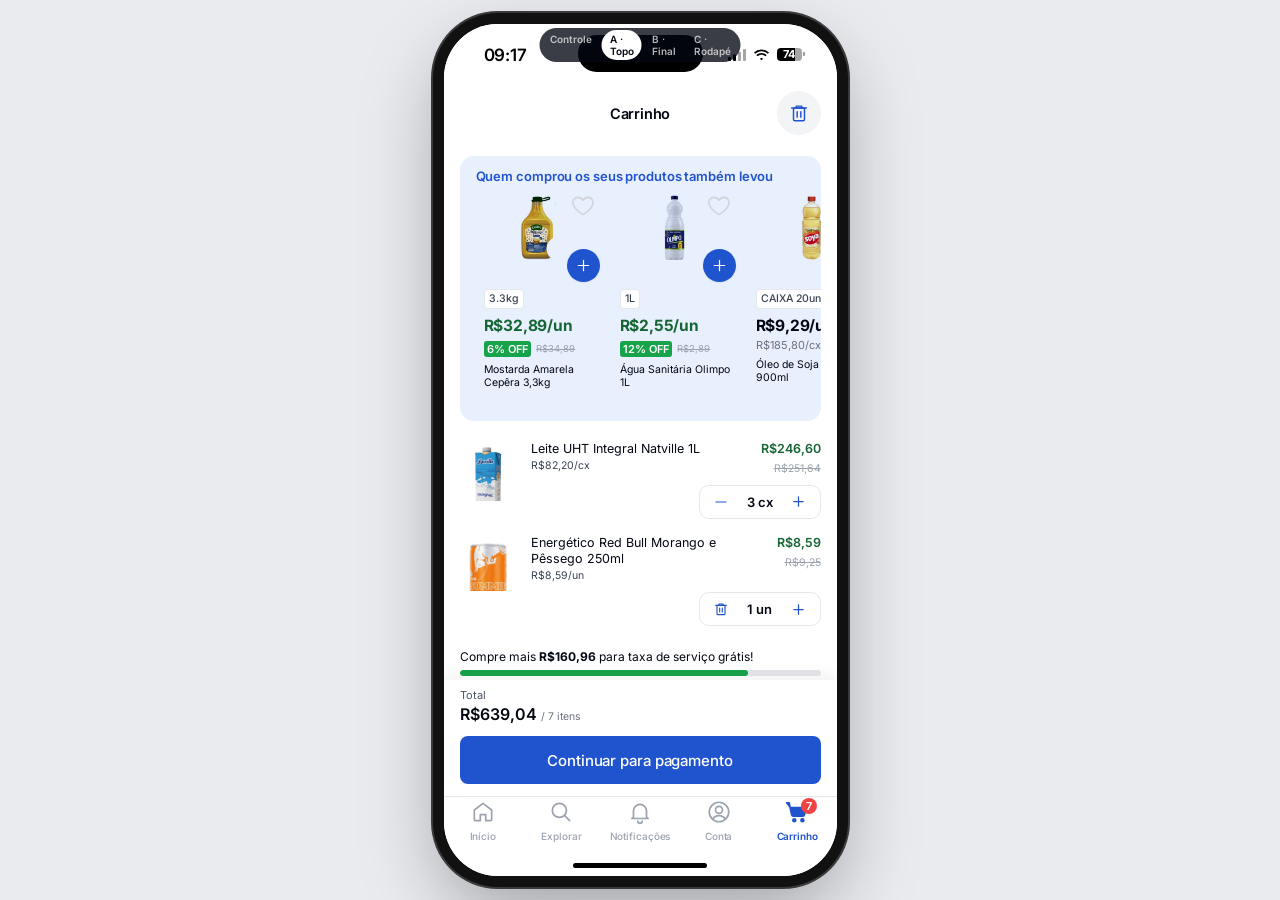
<file: praso-prototypes/prototypes/cross-sell-carrinho/index.html>
<!doctype html>
<html lang="pt-BR">
<head>
  <meta charset="utf-8">
  <meta name="viewport" content="width=device-width, initial-scale=1, viewport-fit=cover">
  <title>Cross-sell no carrinho (GEN-105) — Praso</title>
  <link rel="stylesheet" href="../../ds/tokens.css">
  <link rel="stylesheet" href="../../ds/components.css">
  <style>
    /* GEN-105 · posição do cross-sell no carrinho: topo, final e rodapé (+ controle). Prefixo .x- */
    .x-cs { background: #e8effd; padding: 14px 0 6px; }
    .x-cs .ps-boxcard__title-blue { padding: 0 var(--page-x); margin: 0 0 10px; font-size: 13px; }
    .x-cs .ps-rail { padding-bottom: 8px; }
    .x-cs--top, .x-cs--end { margin: 8px var(--page-x); border-radius: 14px; overflow: hidden; }
    .x-cs--top { padding-top: 12px; }
    .x-cs--top .ps-boxcard__title-blue { margin-bottom: 6px; }
    .x-cs--top .ps-card__media { height: 92px; }
    .x-cs--top .ps-card__media > img { padding: 4px 24px 22px; }
    .x-cs--top .ps-card__action { transform: scale(.75); transform-origin: bottom right; }
    .x-cs--top .ps-card__sponsored { display: none; }
    .x-cs--foot { padding: 10px 0 0; border-bottom: 1px solid #d3dffa; }
    .x-cs--foot .ps-boxcard__title-blue { margin-bottom: 6px; font-size: 12px; }
    .x-cs--foot .ps-rail { gap: 8px; padding-bottom: 8px; }
    .x-cs--foot .ps-card--sm { width: 172px; display: grid; grid-template-columns: 56px 1fr; column-gap: 8px; align-items: center; background: #fff; border-radius: 10px; padding: 6px; }
    .x-cs--foot .ps-card__media { height: 56px; width: 56px; position: relative; }
    .x-cs--foot .ps-card__media > img { padding: 0; }
    .x-cs--foot .ps-card__fav, .x-cs--foot .ps-tag, .x-cs--foot .ps-card__sponsored, .x-cs--foot .ps-expiry { display: none; }
    .x-cs--foot .ps-card__body { padding: 0; min-width: 0; }
    .x-cs--foot .ps-card__name { font-size: 10px; line-height: 1.25; display: -webkit-box; -webkit-line-clamp: 2; -webkit-box-orient: vertical; overflow: hidden; }
    .x-cs--foot .ps-card__action { right: -2px; bottom: -4px; transform: scale(.55); transform-origin: bottom right; }
    .x-free { padding: 10px var(--page-x) 0; background: #fff; font-size: 12px; color: #030712; }
    .x-free b { font-weight: 700; }
    .x-free__bar { height: 6px; margin: 6px 0 4px; border-radius: 3px; background: #e5e7eb; overflow: hidden; }
    .x-free__bar i { display: block; height: 100%; background: #16a34a; border-radius: 3px; }
    .x-cs--foot .ps-price s { display: none; }
    .x-foot .ps-checkout { padding-top: 8px; }
    .x-arms { position: absolute; top: 4px; left: 50%; transform: translateX(-50%); z-index: 40; display: flex; gap: 2px; padding: 2px; border-radius: 999px; background: rgba(3, 7, 18, .78); }
    .x-arms a { padding: 3px 8px; border-radius: 999px; color: #fff; font-size: 10px; font-weight: 600; text-decoration: none; opacity: .7; }
    .x-arms a.is-on { background: #fff; color: #030712; opacity: 1; }
    .ps-is-device .x-arms { top: max(4px, env(safe-area-inset-top)); }
  </style>
</head>
<body>
  <div id="app"></div>

  <script src="../../ds/data/catalog.js"></script>
  <script src="../../ds/praso.js"></script>
  <script src="../../ds/screens.js"></script>
  <script>
    const { ui, icon } = Praso;
    const brl = Praso.fmt.brl;
    const qs = new URLSearchParams(location.search);
    /* controle = cross-sell no meio da lista (como hoje) · a = topo · b = final dos itens · c = rodapé */
    const ARMS = { controle: 'Controle', a: 'A · Topo', b: 'B · Final', c: 'C · Rodapé' };
    const braco = Object.keys(ARMS).includes(qs.get('braco')) ? qs.get('braco') : 'a';
    const FREE_AT = 800; /* meta ilustrativa de taxa de serviço grátis */

    const IDS = ['mostarda-cepera', 'agua-sanitaria-olimpo', 'oleo-soya', 'margarina-medalha', 'farinha-finna', 'linguica-defumada-seara'];
    const TITLE = 'Quem comprou os seus produtos também levou';

    /* mesmo conteúdo e mesma distribuição do bloco atual; só muda a posição e o fundo */
    const plain = () => `<section class="ps-section ps-section--boxed"><div class="ps-boxcard">
        <h2 class="ps-boxcard__title-blue">${TITLE}</h2>${ui.productRail(IDS, { size: 'sm' })}</div></section>`;
    const blue = (mod) => `<section class="x-cs x-cs--${mod}"><h2 class="ps-boxcard__title-blue">${TITLE}</h2>${ui.productRail(IDS, { size: 'sm' })}</section>`;

    const freeBar = (total) => {
      const miss = FREE_AT - total;
      return `<div class="x-free">${miss > 0 ? `Compre mais <b>${brl(miss)}</b> para taxa de serviço grátis!` : '<b>Taxa de serviço grátis!</b>'}
        <div class="x-free__bar"><i style="width:${Math.min(100, (total / FREE_AT) * 100)}%"></i></div></div>`;
    };

    const carrinho = () => {
      const lines = Praso.cart.lines();
      if (!lines.length) return Praso.screens.carrinho();
      const trash = `<button class="ps-iconbtn ps-iconbtn--soft" data-action="clear-cart" aria-label="Esvaziar carrinho">${icon('trash', { size: 22, sw: 1.6 })}</button>`;
      const total = Praso.cart.total();
      const rows = lines.map(ui.cartLine);
      const list = (a) => `<div class="ps-cartlist">${a.join('')}</div>`;
      let body;
      if (braco === 'controle') body = list(rows.slice(0, 2)) + plain() + list(rows.slice(2));
      else if (braco === 'a') body = blue('top') + list(rows);
      else body = list(rows) + (braco === 'b' ? blue('end') : '');
      const checkout = ui.checkoutBar({ total, count: lines.length });
      const footer = braco === 'c'
        ? `<div class="x-foot">${blue('foot')}${checkout}</div>`
        : `<div class="x-foot">${freeBar(total)}${checkout}</div>`;
      return {
        tab: 'carrinho',
        header: ui.navHeader({ title: 'Carrinho', action: trash }),
        body: body + '<div class="ps-bottom-space--sm"></div>',
        footer,
      };
    };

    Praso.app({
      initial: 'carrinho',
      cart: { 'leite-natville': 3, 'redbull-summer': 1, 'qualimax-uva': 1, 'cafe-uniao': 1, 'kitkat': 1, 'chanty-amelia': 2, 'farinha-panko': 1 },
      screens: { carrinho },
    });

    document.getElementById('app').insertAdjacentHTML('beforeend',
      `<nav class="x-arms" aria-label="Posição do cross-sell">${Object.entries(ARMS).map(([a, n]) =>
        `<a class="${a === braco ? 'is-on' : ''}" href="?braco=${a}#/carrinho">${n}</a>`).join('')}</nav>`);
  </script>
</body>
</html>
</file>
<file: praso-prototypes/ds/tokens.css>
/* ==========================================================================
   Praso Design Tokens
   Extraídos dos prints do app (iPhone 393×852pt). 1 CSS px = 1 pt iOS.
   A paleta do app segue a escala Tailwind (gray/green/red) + azul Praso.
   ========================================================================== */
:root {
  /* ---- Marca ---- */
  --praso-blue: #2053ce;          /* primária: botões, tab ativa, links, splash */
  --praso-blue-600: #1a46b0;      /* pressed */
  --praso-blue-400: #356be9;      /* chip de quantidade dentro do stepper */
  --praso-blue-50: #eef3fe;       /* fundos suaves (botão "Buscar por lista", ícone avatar) */
  --praso-navy: #000595;          /* banners institucionais (Valelac, Confeitaria) */

  /* ---- Neutros (Tailwind gray) ---- */
  --white: #ffffff;
  --gray-50: #f9fafb;
  --gray-100: #f3f4f6;            /* barra de busca, divisores grossos */
  --gray-200: #e5e7eb;            /* bordas de card, tags, tab bar */
  --gray-300: #d1d5db;            /* coração vazio */
  --gray-400: #9ca3af;            /* preço riscado, tab inativa, "Patrocinado" */
  --gray-500: #6b7280;            /* texto secundário, placeholder */
  --gray-700: #374151;            /* texto da tag de embalagem */
  --gray-950: #030712;            /* texto principal */

  /* ---- Semânticas ---- */
  --green-600: #16a34a;           /* badge "% OFF" e badge de desconto de combo */
  --green-800: #166534;           /* preço com desconto */
  --red-500: #ef4444;             /* badge do carrinho, coração favoritado */
  --red-600: #dc2626;             /* tag "Val. 13/10" (vencimento próximo) */
  --orange-500: #f97316;          /* estrela "Você compra muito" */
  --yellow-400: #facc15;          /* rodapé "Ver ofertas" dos tiles promocionais */

  --text: var(--gray-950);
  --text-secondary: var(--gray-500);
  --text-muted: var(--gray-400);
  --border: var(--gray-200);
  --bg: var(--white);
  --bg-subtle: var(--gray-100);

  /* ---- Tipografia ---- */
  --font: -apple-system, BlinkMacSystemFont, "SF Pro Text", "Inter", "Segoe UI", Roboto, Helvetica, Arial, sans-serif;
  --fs-10: 10px;
  --fs-11: 11px;
  --fs-12: 12px;
  --fs-13: 13px;
  --fs-14: 14px;
  --fs-15: 15px;
  --fs-16: 16px;
  --fs-17: 17px;
  --fs-20: 20px;
  /* Tamanhos calibrados medindo largura de texto nos prints (o app usa tipografia compacta) */
  --fs-search: 12.5px;            /* placeholder da busca */
  --fs-section: 14.5px;           /* título de seção ("Ofertas da semana") */
  --fs-link: 13px;                /* "Ver todos" */
  --fs-price: 15.5px;             /* preço principal do card */
  --fs-name: 10.5px;              /* nome do produto */
  --fs-sub: 11px;                 /* "R$237,80/cx · 20un" */
  --fs-tag: 10.5px;               /* "CAIXA 20un" */
  --fs-off: 11px;                 /* "6% OFF" */
  --fs-tab: 10px;                 /* label da tab bar */
  --fw-regular: 400;
  --fw-medium: 500;
  --fw-semibold: 600;
  --fw-bold: 700;

  /* ---- Espaçamento (grade de 4) ---- */
  --sp-1: 4px;
  --sp-2: 8px;
  --sp-3: 12px;
  --sp-4: 16px;
  --sp-5: 20px;
  --sp-6: 24px;
  --sp-8: 32px;
  --page-x: 16px;                 /* margem lateral padrão das telas */

  /* ---- Raios ---- */
  --r-xs: 4px;                    /* badge OFF, tag */
  --r-sm: 6px;
  --r-md: 10px;                   /* stepper, botões */
  --r-lg: 12px;                   /* banners */
  --r-xl: 16px;                   /* cards de seção (Ofertas da semana) */
  --r-full: 999px;

  /* ---- Sombras ---- */
  --shadow-card: 0 2px 10px rgba(3, 7, 18, .08);
  --shadow-sm: 0 1px 2px rgba(3, 7, 18, .06);

  /* ---- Dimensões do device / chrome ---- */
  --device-w: 393px;
  --device-h: 852px;
  --statusbar-h: 54px;
  --tabbar-h: 80px;               /* 46 de conteúdo + 34 home indicator */
  --home-indicator-h: 34px;

  /* ---- Componentes ---- */
  --search-h: 44px;
  --add-btn: 46px;                /* botão "+" em cards compactos */
  --add-btn-lg: 54px;             /* botão "+" em grid/rails da página */
  --stepper-h: 44px;
  --card-w: 124px;                /* card de produto dentro de seção com borda */
  --card-w-lg: 146px;             /* card de produto em rail solto na página */
}
</file>
<file: praso-prototypes/ds/components.css>
/* ==========================================================================
   Praso Components
   Prefixo .ps-  (praso). Todas as medidas em px = pt do iOS (tela 393×852).
   ========================================================================== */
@import url('https://fonts.googleapis.com/css2?family=Inter:wght@400;500;600;700;800&display=swap');

*, *::before, *::after { box-sizing: border-box; }
html, body { margin: 0; height: 100%; }
body {
  font-family: var(--font);
  color: var(--text);
  background: var(--bg);
  -webkit-font-smoothing: antialiased;
  -webkit-tap-highlight-color: transparent;
  text-rendering: optimizeLegibility;
}
button { font: inherit; color: inherit; background: none; border: 0; padding: 0; cursor: pointer; }
a { color: inherit; text-decoration: none; }
img { display: block; max-width: 100%; }
h1, h2, h3, p { margin: 0; }
.ps-ico { display: block; flex: none; }

/* ------------------------------------------------------------------ APP SHELL */
.ps-app {
  position: relative;
  display: flex; flex-direction: column;
  width: 100%; height: 100%;
  max-width: 100%;
  overflow: hidden;
  background: var(--bg);
}
/* Desktop aberto direto (fora do playground): centraliza um "iPhone" */
@media (min-width: 520px) {
  html:not(.ps-in-frame) body { background: #e9ebef; display: grid; place-items: center; min-height: 100vh; height: auto; padding: 24px 0; }
  html:not(.ps-in-frame) .ps-app {
    width: var(--device-w); height: var(--device-h); flex: none;
    border-radius: 54px; box-shadow: 0 0 0 11px #111, 0 0 0 13px #3a3a3c, 0 30px 80px rgba(0,0,0,.35);
  }
}
.ps-viewport { position: relative; flex: 1; min-height: 0; display: flex; flex-direction: column; }
.ps-header { flex: none; background: var(--bg); z-index: 5; }
.ps-header:empty { display: none; }
.ps-scroll { flex: 1; min-height: 0; overflow-y: auto; overflow-x: hidden; overscroll-behavior: contain; scrollbar-width: none; }
.ps-scroll::-webkit-scrollbar { display: none; }
.ps-footer { flex: none; }
.ps-footer:empty { display: none; }

/* No celular de verdade: sem status bar fake, respeita safe areas */
.ps-is-device .ps-statusbar { display: none; }
.ps-is-device .ps-app { padding-top: env(safe-area-inset-top); }
.ps-is-device .ps-home-indicator { display: none; }

/* ------------------------------------------------------------------ STATUS BAR */
.ps-statusbar {
  flex: none; position: relative; height: var(--statusbar-h);
  display: flex; align-items: center; justify-content: space-between;
  padding: 4px 32px 0 42px; color: #000; background: var(--bg); z-index: 10;
}
.ps-statusbar.is-light { color: #fff; background: transparent; position: absolute; inset: 0 0 auto 0; }
.ps-statusbar__time { font-size: 17px; font-weight: 600; letter-spacing: -.2px; font-family: -apple-system, "SF Pro Text", "Inter", sans-serif; }
.ps-statusbar__island { position: absolute; left: 50%; top: 11px; width: 125px; height: 37px; margin-left: -62.5px; border-radius: 20px; background: #000; }
.ps-statusbar__right { display: flex; align-items: center; gap: 6px; }
.ps-battery { position: relative; display: inline-flex; align-items: center; justify-content: center; width: 27px; height: 13px; border-radius: 4px; background: currentColor; }
.ps-battery span { font-size: 11px; font-weight: 700; color: #fff; line-height: 1; letter-spacing: -.3px; }
.ps-statusbar.is-light .ps-battery span { color: var(--praso-blue); }
.ps-battery::after { content: ""; position: absolute; right: -3px; top: 4.5px; width: 1.5px; height: 4px; border-radius: 0 1px 1px 0; background: currentColor; opacity: .4; }

.ps-home-indicator { position: absolute; left: 50%; bottom: 8px; width: 134px; height: 5px; margin-left: -67px; border-radius: 3px; background: #000; z-index: 20; pointer-events: none; }
.ps-app--splash .ps-home-indicator { background: #fff; }

/* ------------------------------------------------------------------ TAB BAR */
.ps-tabbar {
  flex: none; height: var(--tabbar-h);
  display: grid; grid-template-columns: repeat(5, 1fr);
  padding: 7px 4px var(--home-indicator-h);
  background: var(--bg); border-top: 1px solid var(--gray-200);
}
.ps-is-device .ps-tabbar { height: auto; padding-bottom: max(8px, env(safe-area-inset-bottom)); }
.ps-tabbar__item { display: flex; flex-direction: column; align-items: center; gap: 3px; color: var(--gray-400); }
.ps-tabbar__item.is-active { color: var(--praso-blue); }
.ps-tabbar__icon { position: relative; }
.ps-tabbar__label { font-size: var(--fs-tab); font-weight: 500; letter-spacing: -.1px; }
.ps-tabbar__item.is-active .ps-tabbar__label { font-weight: 600; }
.ps-tabbar__badge {
  position: absolute; top: -7px; right: -9px; min-width: 18px; height: 18px; padding: 0 5px;
  border-radius: 9px; background: var(--red-500); color: #fff; font-size: 12px; font-weight: 600;
  display: grid; place-items: center; box-shadow: 0 0 0 1.5px #fff;
}

/* ------------------------------------------------------------------ HEADER / SEARCH */
.ps-header__search { padding: 13px var(--page-x) 0; }
.ps-header__search--back { display: flex; align-items: center; gap: 4px; padding-left: 6px; }
.ps-header__search--back .ps-search { flex: 1; }
.ps-search {
  display: flex; align-items: center; gap: 10px; height: var(--search-h);
  padding: 0 16px; border-radius: var(--r-full); background: var(--bg-subtle); color: var(--praso-blue);
}
.ps-search__ph { color: var(--gray-500); font-size: var(--fs-search); letter-spacing: -.1px; }
.ps-search__value { color: var(--text); font-size: var(--fs-search); }

.ps-navheader { display: grid; grid-template-columns: 48px 1fr 48px; align-items: center; height: 52px; padding: 0 var(--page-x); }
.ps-navheader__title { text-align: center; font-size: 17px; font-weight: 600; letter-spacing: -.2px; }
.ps-navheader__side--end { display: flex; justify-content: flex-end; }
.ps-iconbtn { display: grid; place-items: center; width: 40px; height: 40px; border-radius: 50%; color: var(--text); }
.ps-iconbtn--soft { background: var(--bg-subtle); color: var(--praso-blue); }

/* ------------------------------------------------------------------ LAYOUT HELPERS */
.ps-page-pad { padding-left: var(--page-x); padding-right: var(--page-x); }
.ps-mt-2 { margin-top: 16px; }
.ps-bottom-space { height: 32px; }
.ps-bottom-space--sm { height: 16px; }
.ps-section { margin-top: 36px; }
.ps-section--boxed { margin-top: 24px; padding: 0 var(--page-x); }
.ps-divider-thick { height: 12px; background: var(--gray-100); }
.ps-overline { margin: 28px 0 12px; font-size: 13px; font-weight: 500; color: var(--gray-500); text-transform: uppercase; letter-spacing: .1px; }

/* ------------------------------------------------------------------ HERO CAROUSEL */
.ps-hero { position: relative; margin-top: 16px; height: 126px; border-radius: var(--r-lg); overflow: hidden; }
.ps-hero img { width: 100%; height: 106px; object-fit: cover; object-position: center top; }
.ps-hero__dots { position: absolute; left: 12px; right: 12px; bottom: 13px; display: flex; gap: 4px; }
.ps-hero__dot { flex: 1; height: 4px; border-radius: 2px; background: rgba(255,255,255,.4); overflow: hidden; position: relative; }
.ps-hero__dot.is-done { background: #fff; }
.ps-hero__dot.is-active::after { content: ""; position: absolute; inset: 0 auto 0 0; width: 70%; background: #fff; border-radius: 2px; animation: ps-progress 5s linear infinite; }
@keyframes ps-progress { from { width: 0; } to { width: 100%; } }

/* ------------------------------------------------------------------ BANNER */
.ps-banner { border-radius: var(--r-lg); overflow: hidden; }
.ps-banner img { width: 100%; }

/* ------------------------------------------------------------------ SECTION HEADER */
.ps-sechead { display: flex; align-items: baseline; justify-content: space-between; gap: 12px; padding: 0 var(--page-x); margin-bottom: 18px; }
.ps-sechead__title { font-size: var(--fs-section); font-weight: 600; letter-spacing: -.25px; line-height: 1.25; }
.ps-sechead__link { display: inline-flex; align-items: center; gap: 6px; flex: none; font-size: var(--fs-link); color: var(--praso-blue); letter-spacing: -.1px; }
.ps-sechead__sub { margin: -12px var(--page-x) 16px; font-size: 13px; color: var(--gray-500); line-height: 1.35; }

/* Card de seção com borda (Ofertas da semana, Prateleiras de marca, Quem comprou…) */
.ps-boxcard { border: 1px solid var(--gray-200); border-radius: var(--r-xl); padding: 24px 0 22px; overflow: hidden; background: #fff; }
.ps-boxcard .ps-sechead { padding: 0 16px; }
.ps-boxcard .ps-rail { padding-left: 16px; padding-right: 16px; scroll-padding-left: 16px; }
.ps-boxcard__title-blue { padding: 0 16px; margin-bottom: 12px; font-size: 14px; font-weight: 600; color: var(--praso-blue); letter-spacing: -.1px; }

/* ------------------------------------------------------------------ RAIL / GRID */
.ps-rail { display: flex; gap: 12px; overflow-x: auto; padding: 0 var(--page-x); scroll-snap-type: x mandatory; scroll-padding-left: var(--page-x); scrollbar-width: none; }
.ps-rail::-webkit-scrollbar { display: none; }
.ps-rail > * { scroll-snap-align: start; flex: none; }
.ps-grid { display: grid; grid-template-columns: 1fr 1fr; column-gap: 12px; row-gap: 28px; padding: 0 var(--page-x); }
.ps-page-pad > .ps-grid { padding: 0; }

/* ------------------------------------------------------------------ PRODUCT CARD */
.ps-card { position: relative; width: var(--card-w-lg); }
.ps-card--sm { width: var(--card-w); }
.ps-card--grid { width: auto; }
.ps-card__media { position: relative; height: 122px; }
.ps-card--sm .ps-card__media { height: 124px; }
.ps-card--grid .ps-card__media { height: 150px; }
.ps-card__media > img { width: 100%; height: 100%; object-fit: contain; object-position: center; padding: 6px 26px 8px; mix-blend-mode: multiply; }
.ps-card--sm .ps-card__media > img { padding: 8px 28px 30px; }
.ps-card__fav { position: absolute; top: 0; right: 4px; color: var(--gray-300); width: 32px; height: 32px; display: grid; place-items: center; }
.ps-card--sm .ps-card__fav { right: 0; }
.ps-card__fav.is-on { color: var(--red-500); }
.ps-card__flag { position: absolute; top: 4px; left: 4px; font-size: 26px; line-height: 1; }
.ps-card__action { position: absolute; right: 0; bottom: 0; }
.ps-card--sm .ps-card__action { right: 8px; }
.ps-card__action:has(.ps-stepper) { left: 0; right: 0; }
.ps-card--md .ps-card__body .ps-tag, .ps-card--grid .ps-card__body .ps-tag { position: absolute; left: 0; top: calc(122px - 22px); }
.ps-card--grid .ps-card__body .ps-tag { top: calc(150px - 22px); }
.ps-card__body { padding: 9px 4px 0 8px; }
.ps-card--sm .ps-card__body { padding-top: 4px; }
.ps-card--sm .ps-card__body .ps-tag { margin-left: 0; margin-bottom: 8px; }
.ps-card__name { margin-top: 4px; font-size: var(--fs-name); font-weight: 400; line-height: 13.5px; color: var(--text); display: -webkit-box; -webkit-line-clamp: 3; -webkit-box-orient: vertical; overflow: hidden; }
.ps-card--grid .ps-card__name { font-size: 11.5px; line-height: 14px; }
.ps-card__sponsored { display: block; margin-top: 5px; font-size: 9px; color: var(--gray-400); }

/* Tag de embalagem */
.ps-tag { display: inline-flex; align-items: center; height: 22px; padding: 0 5px; border: 1px solid var(--gray-200); border-radius: var(--r-xs); background: #fff; font-size: var(--fs-tag); font-weight: 500; color: var(--gray-700); white-space: nowrap; }
/* Badge OFF */
.ps-off { display: inline-flex; align-items: center; height: 16px; padding: 0 3px; border-radius: 3px; background: var(--green-600); color: #fff; font-size: var(--fs-off); font-weight: 600; letter-spacing: .1px; white-space: nowrap; }
.ps-expiry { display: inline-flex; margin-top: 6px; height: 18px; align-items: center; padding: 0 5px; border-radius: 3px; background: var(--red-600); color: #fff; font-size: 11px; font-weight: 600; }

/* Preço */
.ps-price__main { font-size: var(--fs-price); font-weight: 700; letter-spacing: -.2px; line-height: 22px; color: var(--text); white-space: nowrap; }
.ps-price__main.is-off { color: var(--green-800); }
.ps-price__offrow { display: flex; align-items: center; gap: 5px; margin-top: 1px; }
.ps-price__offrow s { font-size: 9.5px; color: var(--gray-400); }
.ps-price__sub { margin-top: 3px; font-size: var(--fs-sub); color: var(--gray-500); white-space: nowrap; }

/* Botão + circular */
.ps-add { display: grid; place-items: center; width: var(--add-btn-lg); height: var(--add-btn-lg); border-radius: 50%; background: var(--praso-blue); color: #fff; box-shadow: 0 1px 2px rgba(0,0,0,.08); }
.ps-add--md { width: var(--add-btn); height: var(--add-btn); }
.ps-add:active { background: var(--praso-blue-600); transform: scale(.96); }

/* Stepper */
.ps-stepper { display: flex; align-items: center; justify-content: space-between; }
.ps-stepper--solid { height: var(--stepper-h); padding: 0 6px; border-radius: var(--r-md); background: var(--praso-blue); color: #fff; }
.ps-stepper--solid button { width: 36px; height: 36px; display: grid; place-items: center; }
.ps-stepper--solid .ps-stepper__qty { min-width: 40px; height: 32px; padding: 0 8px; display: grid; place-items: center; border-radius: 6px; background: var(--praso-blue-400); font-size: 13px; font-weight: 500; }
.ps-stepper--outline { height: 36px; padding: 0 6px; gap: 6px; border: 1px solid var(--gray-200); border-radius: var(--r-md); background: #fff; color: var(--praso-blue); }
.ps-stepper--outline button { width: 30px; height: 30px; display: grid; place-items: center; }
.ps-stepper--outline .ps-stepper__qty { min-width: 36px; text-align: center; color: var(--text); font-size: 14px; font-weight: 500; }

/* ------------------------------------------------------------------ DEPARTAMENTOS */
.ps-depts { display: flex; gap: 14px; overflow-x: auto; padding: 0 var(--page-x) 0 20px; scrollbar-width: none; }
.ps-depts::-webkit-scrollbar { display: none; }
.ps-dept { flex: none; width: 96px; display: flex; flex-direction: column; align-items: center; gap: 10px; }
.ps-dept__img { width: 96px; height: 96px; border-radius: 50%; overflow: hidden; background: var(--praso-blue-50); }
.ps-dept__img img { width: 100%; height: 100%; object-fit: cover; }
.ps-dept__name { font-size: 10.5px; color: var(--gray-700); text-align: center; white-space: nowrap; }

/* ------------------------------------------------------------------ PRATELEIRA DE MARCA */
.ps-boxcard--brand { padding-top: 0; }
.ps-brand__banner { width: 100%; }
.ps-brand__head { display: flex; align-items: center; gap: 10px; padding: 12px 16px 16px; }
.ps-brand__logo { width: 40px; height: 40px; border-radius: 50%; }
.ps-brand__txt { flex: 1; min-width: 0; display: flex; flex-direction: column; gap: 2px; }
.ps-brand__txt strong { font-size: 14px; font-weight: 600; }
.ps-brand__txt span { font-size: 12.5px; color: var(--gray-500); line-height: 1.3; }

/* ------------------------------------------------------------------ TILES PROMOCIONAIS */
.ps-tiles { display: flex; gap: 10px; overflow-x: auto; padding: 0 var(--page-x); scrollbar-width: none; }
.ps-tiles::-webkit-scrollbar { display: none; }
.ps-tile { flex: none; width: 156px; border-radius: var(--r-lg); overflow: hidden; background: var(--praso-blue); }
.ps-tile img { width: 100%; height: 205px; object-fit: cover; object-position: top; }
.ps-tile__cta { display: flex; align-items: center; justify-content: center; gap: 4px; height: 26px; background: var(--yellow-400); color: var(--praso-navy); font-size: 12px; font-weight: 600; }

/* ------------------------------------------------------------------ COMBOS */
.ps-combo-wrap { padding: 0 var(--page-x); }
.ps-combo { border-radius: var(--r-lg); background: var(--praso-blue-50); padding: 14px 14px 16px; }
.ps-combo__head { display: flex; align-items: center; justify-content: space-between; gap: 8px; margin-bottom: 12px; }
.ps-combo__head strong { font-size: 13px; font-weight: 500; }
.ps-combo__disc { flex: none; padding: 2px 4px; border-radius: 3px; background: var(--green-600); color: #fff; font-size: 9.5px; font-weight: 600; }
.ps-combo__items { display: grid; grid-template-columns: 1fr 14px 1fr; align-items: start; }
.ps-combo__plus { align-self: center; margin-top: -50px; text-align: center; color: var(--praso-blue); font-size: 16px; }
.ps-combo__img { position: relative; height: 92px; border-radius: 8px; background: #fff; display: grid; place-items: center; }
.ps-combo__img img { max-height: 80px; max-width: 80%; mix-blend-mode: multiply; }
.ps-combo__qty { position: absolute; top: 0; right: 0; width: 34px; height: 34px; border-radius: 50%; background: var(--praso-blue); color: #fff; font-size: 12px; font-weight: 500; display: grid; place-items: center; }
.ps-combo__price { margin-top: 8px; font-size: 13px; color: var(--green-800); }
.ps-combo__price b { font-weight: 600; }
.ps-combo__price s { font-size: 11px; color: var(--gray-400); }
.ps-combo__name { margin-top: 6px; font-size: 11.5px; line-height: 1.35; }
.ps-combo .ps-btn { margin-top: 14px; }
.ps-pager { display: flex; justify-content: center; gap: 6px; margin-top: 14px; }
.ps-pager span { width: 6px; height: 6px; border-radius: 50%; background: var(--gray-200); }
.ps-pager span.is-active { background: var(--praso-blue); }

/* ------------------------------------------------------------------ BOTÕES */
.ps-btn { display: inline-flex; align-items: center; justify-content: center; gap: 10px; height: 44px; padding: 0 20px; border-radius: var(--r-md); font-size: 15px; font-weight: 500; letter-spacing: -.1px; }
.ps-btn--primary { background: var(--praso-blue); color: #fff; }
.ps-btn--primary:active { background: var(--praso-blue-600); }
.ps-btn--secondary { background: var(--praso-blue-50); color: var(--praso-blue); }
.ps-btn--ghost { color: var(--praso-blue); }
.ps-btn--block { display: flex; width: 100%; }
.ps-btn--lg { height: 52px; font-size: 16px; }
.ps-btn__meta { font-size: 12px; font-weight: 400; opacity: .9; }

/* ------------------------------------------------------------------ CARRINHO */
.ps-cartlist { padding: 4px var(--page-x) 0; }
.ps-cartline { display: grid; grid-template-columns: 64px 1fr auto; column-gap: 12px; padding: 14px 0 12px; }
.ps-cartline__img { grid-row: 1 / span 2; width: 48px; height: 64px; margin: 2px auto 0; object-fit: contain; mix-blend-mode: multiply; }
.ps-cartline__name { font-size: 13.5px; line-height: 1.3; }
.ps-cartline__unit { margin-top: 3px; font-size: 12px; color: var(--gray-500); }
.ps-cartline__prices { text-align: right; display: flex; flex-direction: column; gap: 4px; }
.ps-cartline__prices b { font-size: 14px; font-weight: 600; }
.ps-cartline__prices b.is-off { color: var(--green-800); }
.ps-cartline__prices s { font-size: 12px; color: var(--gray-400); }
.ps-cartline__stepper { grid-column: 2 / span 2; justify-self: end; margin-top: 10px; }
.ps-checkout { padding: 12px var(--page-x) 12px; background: #fff; box-shadow: 0 -6px 16px rgba(3,7,18,.05); }
.ps-checkout__label { font-size: 12px; color: var(--gray-500); }
.ps-checkout__total { margin: 2px 0 12px; }
.ps-checkout__total b { font-size: 18px; font-weight: 600; }
.ps-checkout__total span { font-size: 12px; color: var(--gray-500); }

.ps-empty { display: flex; flex-direction: column; align-items: center; text-align: center; gap: 8px; padding: 120px 32px 0; }
.ps-empty__ico { width: 80px; height: 80px; border-radius: 50%; display: grid; place-items: center; background: var(--praso-blue-50); color: var(--praso-blue); margin-bottom: 8px; }
.ps-empty strong { font-size: 17px; font-weight: 600; }
.ps-empty span { font-size: 14px; color: var(--gray-500); margin-bottom: 16px; }

/* ------------------------------------------------------------------ EXPLORAR */
.ps-listcard { display: flex; align-items: center; gap: 12px; padding: 12px 12px 12px 16px; border-radius: var(--r-md); background: #fff; box-shadow: 0 2px 12px rgba(3,7,18,.10); border: 1px solid var(--gray-100); }
.ps-listcard__txt { flex: 1; display: flex; flex-direction: column; gap: 2px; font-size: 13px; line-height: 1.4; color: var(--gray-700); }
.ps-listcard__txt strong { color: var(--text); font-weight: 600; }
.ps-listcard__btn { flex: none; width: 100px; height: 58px; border-radius: 8px; background: var(--praso-blue-50); color: var(--praso-blue); display: flex; flex-direction: column; align-items: center; justify-content: center; gap: 4px; font-size: 11px; font-weight: 600; }
.ps-catgrid { display: grid; grid-template-columns: 1fr 1fr; gap: 10px; }
.ps-catcard { position: relative; height: 116px; padding: 14px 14px; border: 1px solid var(--gray-200); border-radius: var(--r-md); overflow: hidden; }
.ps-catcard__name { display: block; max-width: 110px; font-size: 13.5px; font-weight: 500; line-height: 1.35; }
.ps-catcard__chev { position: absolute; top: 12px; right: 12px; width: 22px; height: 22px; border-radius: 50%; background: var(--gray-100); color: var(--praso-blue); display: grid; place-items: center; }
.ps-catcard img { position: absolute; right: 0; bottom: 0; width: 90px; height: 70px; object-fit: contain; object-position: right bottom; }
.ps-catcard__badge { position: absolute; left: 10px; bottom: 10px; display: inline-flex; align-items: center; gap: 4px; padding: 3px 8px 3px 6px; border-radius: 12px; background: #fff3e6; color: var(--orange-500); font-size: 9.5px; font-weight: 500; box-shadow: var(--shadow-sm); }

/* ------------------------------------------------------------------ NOTIFICAÇÕES */
.ps-notifs { padding: 4px var(--page-x) 0; }
.ps-notif { padding: 12px 0; }
.ps-notif__top { display: flex; justify-content: space-between; gap: 8px; }
.ps-notif__top strong { font-size: 13.5px; font-weight: 600; }
.ps-notif__top span { flex: none; font-size: 11.5px; color: var(--gray-500); }
.ps-notif p { margin-top: 3px; font-size: 13px; line-height: 1.4; color: var(--gray-700); }
.ps-notifs__spacer { height: 210px; }
.ps-empty-note { display: flex; flex-direction: column; align-items: center; gap: 2px; padding: 26px 24px 30px; text-align: center; font-size: 13px; color: var(--gray-700); }
.ps-empty-note strong { font-weight: 500; }

/* ------------------------------------------------------------------ CONTA */
.ps-profile { display: flex; flex-direction: column; align-items: center; padding: 18px 0 10px; }
.ps-profile__avatar { width: 52px; height: 52px; border-radius: 50%; display: grid; place-items: center; background: var(--praso-blue-50); color: var(--praso-blue); margin-bottom: 10px; }
.ps-profile strong { font-size: 13.5px; font-weight: 600; }
.ps-profile span { margin-top: 2px; font-size: 11.5px; color: var(--gray-500); }
.ps-help { display: flex; align-items: center; gap: 14px; padding: 12px; border-radius: var(--r-md); background: var(--gray-100); color: var(--praso-blue); }
.ps-help span { display: flex; flex-direction: column; font-size: 13px; color: var(--gray-700); line-height: 1.4; }
.ps-help strong { color: var(--text); font-weight: 600; }
.ps-menu { margin-top: 4px; }
.ps-menuitem { display: flex; align-items: center; gap: 14px; height: 54px; border-bottom: 1px solid var(--gray-200); color: var(--praso-blue); }
.ps-menuitem span { flex: 1; font-size: 14px; color: var(--text); }
.ps-menuitem__chev { color: var(--gray-500); }

/* ------------------------------------------------------------------ SPLASH */
.ps-app--splash { background: var(--praso-blue); }
.ps-app--splash .ps-viewport, .ps-app--splash .ps-scroll { background: var(--praso-blue); }
.ps-splash { height: 100%; min-height: 100%; display: grid; place-items: center; background: var(--praso-blue); }
.ps-splash img { width: 234px; }
.ps-app--splash .ps-scroll { display: grid; }

/* ------------------------------------------------------------------ SKELETON */
.ps-skel { background: linear-gradient(90deg, var(--gray-100) 0, var(--gray-200) 50%, var(--gray-100) 100%); background-size: 200% 100%; animation: ps-shimmer 1.2s infinite; border-radius: 6px; }
.ps-skel-card { width: 124px; flex: none; }
.ps-skel--img { height: 124px; border-radius: 10px; }
.ps-skel--line { height: 12px; margin-top: 10px; }
.ps-skel--short { width: 60%; }
@keyframes ps-shimmer { from { background-position: 200% 0; } to { background-position: -200% 0; } }

/* ==========================================================================
   AJUSTES DE FIDELIDADE — revisão v1 (subagentes, 08/10/2026)
   Medidas comparando prints do app × render 393×852@3x. Mantidos como camada
   separada para ficar claro o que foi calibrado; podem ser fundidos acima.
   ========================================================================== */
:root { --add-btn: 44px; --add-btn-lg: 52px; }

/* Header: faixa branca até y=127 abaixo da busca */
.ps-header__search { padding: 13px var(--page-x) 16px; }
.ps-hero { margin-top: 0; }
.ps-search { gap: 8px; }
.ps-hero__dot { background: rgba(255,255,255,.5); }
.ps-hero__dots { bottom: 12px; }

/* Ritmo vertical das seções */
.ps-section { margin-top: 40px; }
.ps-sechead { align-items: center; margin-bottom: 14px; }
.ps-boxcard .ps-sechead { margin-bottom: 18px; }
.ps-boxcard { padding: 28px 0 24px; }
.ps-sechead__sub { font-size: 12.5px; letter-spacing: -.15px; color: var(--gray-700); margin: -8px var(--page-x) 10px; }
.ps-rail--md, .ps-grid { padding-bottom: 8px; }
.ps-section:not(.ps-section--boxed) + .ps-section--boxed { margin-top: 44px; }

/* Card de produto */
.ps-tag { height: 20px; padding: 0 4px; }
.ps-price__main { line-height: 18px; }
.ps-price__offrow { margin-top: 6px; }
.ps-card__name { margin-top: 6px; }
.ps-card__body { padding-top: 8px; }
.ps-card--sm .ps-card__body { padding-top: 4px; }
.ps-card__fav { right: 1px; }
.ps-card--sm .ps-card__fav { right: 1px; }
.ps-card__media { height: 132px; }
.ps-card--md .ps-card__body .ps-tag { top: calc(132px - 20px); }
.ps-card--md .ps-card__name { min-height: 40.5px; }
.ps-card--sm .ps-card__media { height: 122px; }
.ps-card--sm .ps-card__action { right: 0; }
.ps-card--grid .ps-card__media { height: 158px; }
.ps-card--grid .ps-card__body .ps-tag { top: calc(158px - 20px); }
.ps-card--grid .ps-card__name { font-size: 10.5px; line-height: 14px; min-height: 42px; }
.ps-card--grid .ps-card__media > img { padding: 6px 40px 8px; }
/* Com stepper aberto, a tag da embalagem some (fica coberta no app) */
.ps-card--md:has(.ps-stepper) .ps-card__body .ps-tag,
.ps-card--grid:has(.ps-stepper) .ps-card__body .ps-tag { display: none; }
.ps-card--grid .ps-stepper--solid { height: 52px; }
.ps-card--grid .ps-stepper--solid .ps-stepper__qty { min-width: 58px; height: 35px; }

/* Stepper */
.ps-stepper--solid { padding: 0 3px; }
.ps-stepper--solid .ps-stepper__qty { height: 28px; min-width: 41px; font-size: 11px; }
.ps-stepper--outline { height: 34px; }
.ps-stepper--outline .ps-stepper__qty { font-size: 13px; font-weight: 600; }

/* Departamentos: imagem já vem recortada em círculo (com badge "ATÉ 15% OFF") */
.ps-dept__img { border-radius: 0; overflow: visible; background: none; display: flex; justify-content: center; }
.ps-dept__img img { width: auto; height: 100%; object-fit: contain; }
.ps-depts { margin-top: -2px; padding-bottom: 20px; }

/* Prateleira de marca */
.ps-brand__head { gap: 8px; padding: 11px 16px 14px; }
.ps-brand__txt { gap: 5px; }

/* Tiles promocionais */
.ps-tiles { gap: 9px; }
.ps-tile { width: 157px; }
.ps-tile img { height: 236px; }
.ps-tile__cta { height: 26px; font-size: 11px; }

/* Combos (carrossel horizontal) */
.ps-combo-wrap { display: flex; gap: 9px; overflow-x: auto; scroll-snap-type: x mandatory; scroll-padding-left: var(--page-x); scrollbar-width: none; }
.ps-combo-wrap::-webkit-scrollbar { display: none; }
.ps-combo { flex: none; width: 361px; padding: 16px; scroll-snap-align: start; }
.ps-combo__head strong { font-size: 12.5px; }
.ps-combo__disc { display: inline-flex; align-items: center; height: 16px; padding: 0 4px; font-size: 9px; }
.ps-combo__items { grid-template-columns: 1fr 32px 1fr; }
.ps-combo__plus { align-self: start; margin-top: 44px; }
.ps-combo__img { height: 107px; }
.ps-combo__img img { max-height: 92px; max-width: 70%; }
.ps-combo__qty { width: 40px; height: 40px; font-size: 13.5px; }
.ps-combo__price { font-size: 12px; }
.ps-combo__price s { font-size: 10.5px; }
.ps-combo__name { font-size: 10.5px; line-height: 14px; }
.ps-combo .ps-btn { margin-top: 12px; height: 47px; border-radius: 8px; font-size: 12.5px; font-weight: 600; }
.ps-combo .ps-btn__meta { font-size: 10.5px; }
.ps-pager { gap: 8px; margin-top: 26px; }
.ps-pager span { width: 8px; height: 8px; }

/* Status bar */
.ps-statusbar { padding: 7px 35px 0 40px; }
.ps-statusbar__right { gap: 7px; }
.ps-battery { width: 25px; height: 13.5px; background: linear-gradient(90deg, currentColor 74%, rgba(0,0,0,.35) 74%); }
.ps-statusbar.is-light .ps-battery { background: linear-gradient(90deg, currentColor 75%, rgba(255,255,255,.45) 75%); }

/* Tab bar */
.ps-tabbar { padding: 2px 0 var(--home-indicator-h); }
.ps-tabbar__item { gap: 4.5px; }
.ps-tabbar__badge { min-width: 16px; height: 16px; border-radius: 8px; font-size: 11px; top: -1px; right: -7px; box-shadow: none; padding: 0 4px; }

/* Nav header (Notificações / Carrinho) */
.ps-navheader { height: 70px; }
.ps-navheader__title { font-size: 14.5px; }
.ps-iconbtn--soft { width: 44px; height: 44px; }

/* Explorar */
.ps-explorar-list { margin-top: 34px; }
.ps-explorar-list + .ps-section { margin-top: 26px; }
.ps-listcard { padding: 16px; gap: 16px; border: 1px solid var(--gray-200); border-radius: 8px; box-shadow: 0 4px 10px rgba(3,7,18,.08); }
.ps-listcard__txt { font-size: 12.5px; line-height: 17.6px; gap: 0; }
.ps-listcard__btn { width: 110px; height: 66px; gap: 10px; }
.ps-catgrid { gap: 12px; }
.ps-catcard { height: 132px; border-radius: 12px; }
.ps-catcard__chev { top: 15px; right: 15px; background: var(--praso-blue-50); }
.ps-catcard__name { font-size: 13px; }
.ps-catcard img { width: auto; height: 80px; }
.ps-catcard__badge { left: 15px; bottom: 15px; height: 20px; padding: 0 8px 0 7px; background: #fff7ef; }

/* Notificações */
.ps-notifs { padding-top: 14px; }
.ps-notif__top strong { font-size: 13px; }
.ps-notif p { font-size: 12.5px; line-height: 17.5px; color: var(--text); }
.ps-notifs__spacer { height: 257px; }
.ps-divider-thick { height: 16px; }
.ps-empty-note { padding-top: 31px; font-size: 12.5px; color: #555; }
.ps-empty-note strong { font-weight: 600; color: #4b5563; }

/* Conta */
.ps-profile .ps-profile__avatar { color: var(--praso-blue); margin-top: 0; margin-bottom: 9px; }
.ps-profile strong { font-size: 12.5px; font-weight: 700; }
.ps-profile > span:last-child { font-size: 10.5px; }
.ps-help { padding: 16px 17px; border-radius: 12px; gap: 11px; }
.ps-help span { font-size: 12.5px; }
.ps-menu { margin-top: 12px; }
.ps-menuitem { height: 53px; padding: 0 21px 0 17px; gap: 9px; }
.ps-menuitem span { font-size: 12.5px; }
.ps-overline { font-size: 11px; font-weight: 600; margin: 26px 0 11px; }

/* Carrinho */
.ps-cartline { column-gap: 15px; padding: 8px 0; grid-template-columns: 56px 1fr auto; }
.ps-cartline__img { width: 56px; height: 56px; }
.ps-cartline__name { font-size: 12.5px; }
.ps-cartline__unit { font-size: 10.5px; color: var(--gray-700); margin-top: 2px; }
.ps-cartline__prices { gap: 6px; }
.ps-cartline__prices b { font-size: 12.5px; }
.ps-cartline__prices s { font-size: 10.5px; }
.ps-cartlist + .ps-section--boxed { margin-top: 16px; }
.ps-cartlist + .ps-section--boxed .ps-boxcard { padding-top: 16px; }
.ps-boxcard__title-blue { font-size: 13px; }
.ps-checkout__label { font-size: 11px; color: #4b5563; }
.ps-checkout__total b { font-size: 16px; }
.ps-checkout__total span { font-size: 10.5px; }
.ps-checkout .ps-btn--lg { height: 48px; font-size: 15px; border-radius: 8px; }

/* Splash */
.ps-splash img { width: 232px; }

/* revisão v1.1 — correções de especificidade e ajustes finos */
.ps-section.ps-section--boxed { margin-top: 24px; }
.ps-section:not(.ps-section--boxed) + .ps-section.ps-section--boxed { margin-top: 44px; }
.ps-boxcard.ps-boxcard--brand { padding-top: 0; }
.ps-sechead__sub { font-size: 12px; }
.ps-combo__head strong { font-size: 12px; white-space: nowrap; overflow: hidden; text-overflow: ellipsis; }
.ps-explorar-list { margin-top: 18px; }
.ps-cartline__img { width: 40px; height: 56px; margin: 4px auto 0; }
</file>
